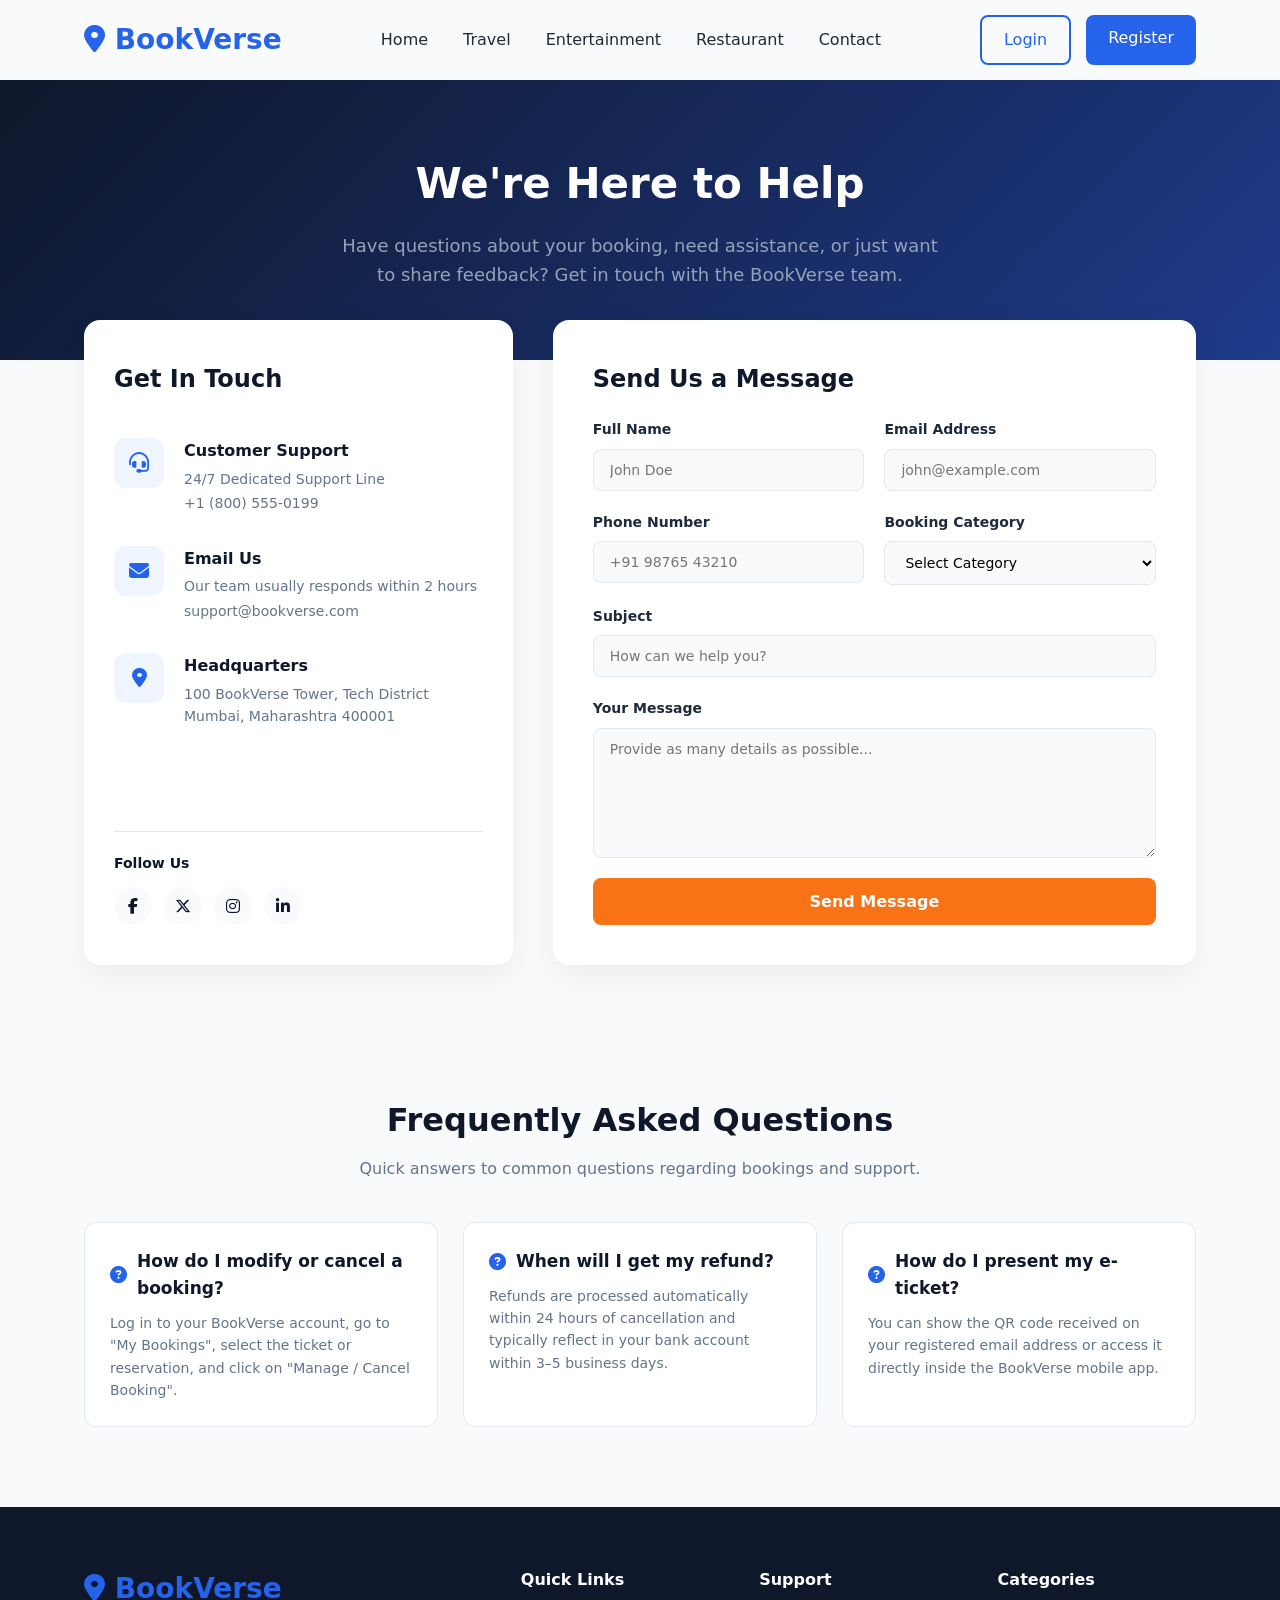
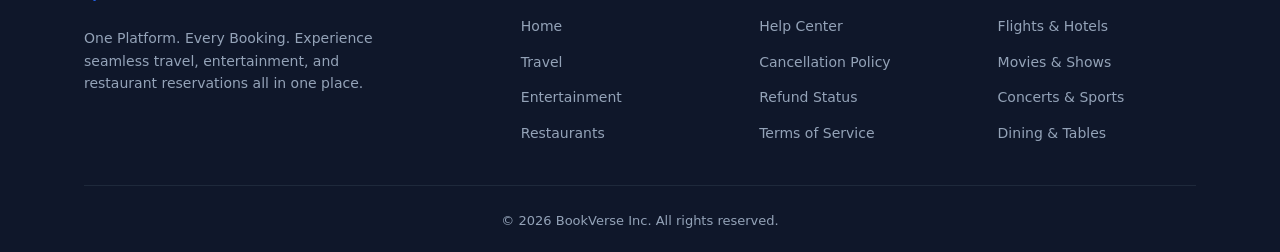
<file: contact.html>
<!DOCTYPE html>
<html lang="en">
<head>
    <meta charset="UTF-8">
    <meta name="viewport" content="width=device-width, initial-scale=1.0">
    <title>Contact Us | BookVerse</title>        
    <link rel="stylesheet" href="https://cdnjs.cloudflare.com/ajax/libs/font-awesome/6.4.0/css/all.min.css">
    <link rel="icon" href="assets/images/logo.png">
    <link rel="stylesheet" href="css/contact.css">
    <link rel="stylesheet" href="css/style.css">
    
    
</head>
<body>

    <!-- Header / Navbar -->
    <header>
      <div class="container">
        <nav class="navbar">
          <div class="logo">
            <a href="index.html" class="logo-text">
              <i class="fa-solid fa-location-dot"></i>
              BookVerse
            </a>
          </div>

          <ul class="nav-links">
            <li><a href="index.html">Home</a></li>
            <li><a href="travel.html">Travel</a></li>
            <li><a href="entertainment.html">Entertainment</a></li>
            <li><a href="restaurant.html">Restaurant</a></li>
            <li><a href="contact.html">Contact</a></li>
          </ul>

          <div class="nav-buttons">
            <a href="login.html" class="login-btn">Login</a>
            <a href="register.html" class="register-btn">Register</a>
          </div>
        </nav>
      </div>
    </header>

    <!-- Hero Section -->
    <section class="contact-hero">
        <div class="container">
            <h1>We're Here to Help</h1>
            <p>Have questions about your booking, need assistance, or just want to share feedback? Get in touch with the BookVerse team.</p>
        </div>
    </section>

    <!-- Contact Details & Form Section -->
    <section class="container">
        <div class="contact-wrapper">
            
            <!-- Left: Contact Details -->
            <div class="contact-info-panel">
                <h3 class="info-panel-title">Get In Touch</h3>
                
                <div class="info-card">
                    <div class="info-icon">
                        <i class="fa-solid fa-headset"></i>
                    </div>
                    <div class="info-details">
                        <h4>Customer Support</h4>
                        <p>24/7 Dedicated Support Line</p>
                        <a href="tel:+18005550199">+1 (800) 555-0199</a>
                    </div>
                </div>

                <div class="info-card">
                    <div class="info-icon">
                        <i class="fa-solid fa-envelope"></i>
                    </div>
                    <div class="info-details">
                        <h4>Email Us</h4>
                        <p>Our team usually responds within 2 hours</p>
                        <a href="mailto:support@bookverse.com">support@bookverse.com</a>
                    </div>
                </div>

                <div class="info-card">
                    <div class="info-icon">
                        <i class="fa-solid fa-location-dot"></i>
                    </div>
                    <div class="info-details">
                        <h4>Headquarters</h4>
                        <p>100 BookVerse Tower, Tech District<br>Mumbai, Maharashtra 400001</p>
                    </div>
                </div>

                <div class="social-links-container">
                    <h5>Follow Us</h5>
                    <div class="social-icons">
                        <a href="#" class="social-icon"><i class="fa-brands fa-facebook-f"></i></a>
                        <a href="#" class="social-icon"><i class="fa-brands fa-x-twitter"></i></a>
                        <a href="#" class="social-icon"><i class="fa-brands fa-instagram"></i></a>
                        <a href="#" class="social-icon"><i class="fa-brands fa-linkedin-in"></i></a>
                    </div>
                </div>
            </div>

            <!-- Right: Interactive Contact Form -->
            <div class="contact-form-panel">
                <h3 class="info-panel-title" style="margin-bottom: 20px;">Send Us a Message</h3>
                
                <form id="contactForm" onsubmit="event.preventDefault(); alert('Thank you! Your message has been sent successfully.');">
                    <div class="form-grid">
                        <div class="form-group">
                            <label for="fullName">Full Name</label>
                            <input type="text" id="fullName" placeholder="John Doe" required>
                        </div>

                        <div class="form-group">
                            <label for="email">Email Address</label>
                            <input type="email" id="email" placeholder="john@example.com" required>
                        </div>
                    </div>

                    <div class="form-grid">
                        <div class="form-group">
                            <label for="phone">Phone Number</label>
                            <input type="tel" id="phone" placeholder="+91 98765 43210">
                        </div>

                        <div class="form-group">
                            <label for="category">Booking Category</label>
                            <select id="category" required>
                                <option value="" disabled selected>Select Category</option>
                                <option value="travel">Travel (Flight/Bus/Hotel)</option>
                                <option value="entertainment">Entertainment (Movie/Concert)</option>
                                <option value="restaurant">Restaurant Reservation</option>
                                <option value="general">General Query</option>
                            </select>
                        </div>
                    </div>

                    <div class="form-group full-width">
                        <label for="subject">Subject</label>
                        <input type="text" id="subject" placeholder="How can we help you?" required>
                    </div>

                    <div class="form-group full-width">
                        <label for="message">Your Message</label>
                        <textarea id="message" placeholder="Provide as many details as possible..." required></textarea>
                    </div>

                    <button type="submit" class="submit-btn">Send Message</button>
                </form>
            </div>

        </div>
    </section>

    <!-- FAQ Section -->
    <section class="faq-section">
        <div class="container">
            <div class="section-title">
                <h2>Frequently Asked Questions</h2>
                <p>Quick answers to common questions regarding bookings and support.</p>
            </div>

            <div class="faq-grid">
                <div class="faq-card">
                    <h4><i class="fa-solid fa-circle-question"></i> How do I modify or cancel a booking?</h4>
                    <p>Log in to your BookVerse account, go to "My Bookings", select the ticket or reservation, and click on "Manage / Cancel Booking".</p>
                </div>

                <div class="faq-card">
                    <h4><i class="fa-solid fa-circle-question"></i> When will I get my refund?</h4>
                    <p>Refunds are processed automatically within 24 hours of cancellation and typically reflect in your bank account within 3–5 business days.</p>
                </div>

                <div class="faq-card">
                    <h4><i class="fa-solid fa-circle-question"></i> How do I present my e-ticket?</h4>
                    <p>You can show the QR code received on your registered email address or access it directly inside the BookVerse mobile app.</p>
                </div>
            </div>
        </div>
    </section>

    <!-- Footer -->
    <footer>
        <div class="container">
            <div class="footer-grid">
                <div class="footer-brand">
                    <a href="index.html" class="logo-text">
                        <i class="fa-solid fa-location-dot"></i>
                        BookVerse
                    </a>
                    <p>One Platform. Every Booking. Experience seamless travel, entertainment, and restaurant reservations all in one place.</p>
                </div>

                <div class="footer-col">
                    <h4>Quick Links</h4>
                    <ul>
                        <li><a href="index.html">Home</a></li>
                        <li><a href="travel.html">Travel</a></li>
                        <li><a href="entertainment.html">Entertainment</a></li>
                        <li><a href="restaurant.html">Restaurants</a></li>
                    </ul>
                </div>

                <div class="footer-col">
                    <h4>Support</h4>
                    <ul>
                        <li><a href="contact.html">Help Center</a></li>
                        <li><a href="#">Cancellation Policy</a></li>
                        <li><a href="#">Refund Status</a></li>
                        <li><a href="#">Terms of Service</a></li>
                    </ul>
                </div>

                <div class="footer-col">
                    <h4>Categories</h4>
                    <ul>
                        <li><a href="travel.html">Flights & Hotels</a></li>
                        <li><a href="entertainment.html">Movies & Shows</a></li>
                        <li><a href="entertainment.html">Concerts & Sports</a></li>
                        <li><a href="restaurant.html">Dining & Tables</a></li>
                    </ul>
                </div>
            </div>

            <div class="footer-bottom">
                <p>&copy; 2026 BookVerse Inc. All rights reserved.</p>
            </div>
        </div>
    </footer>

</body>
</html>
</file>
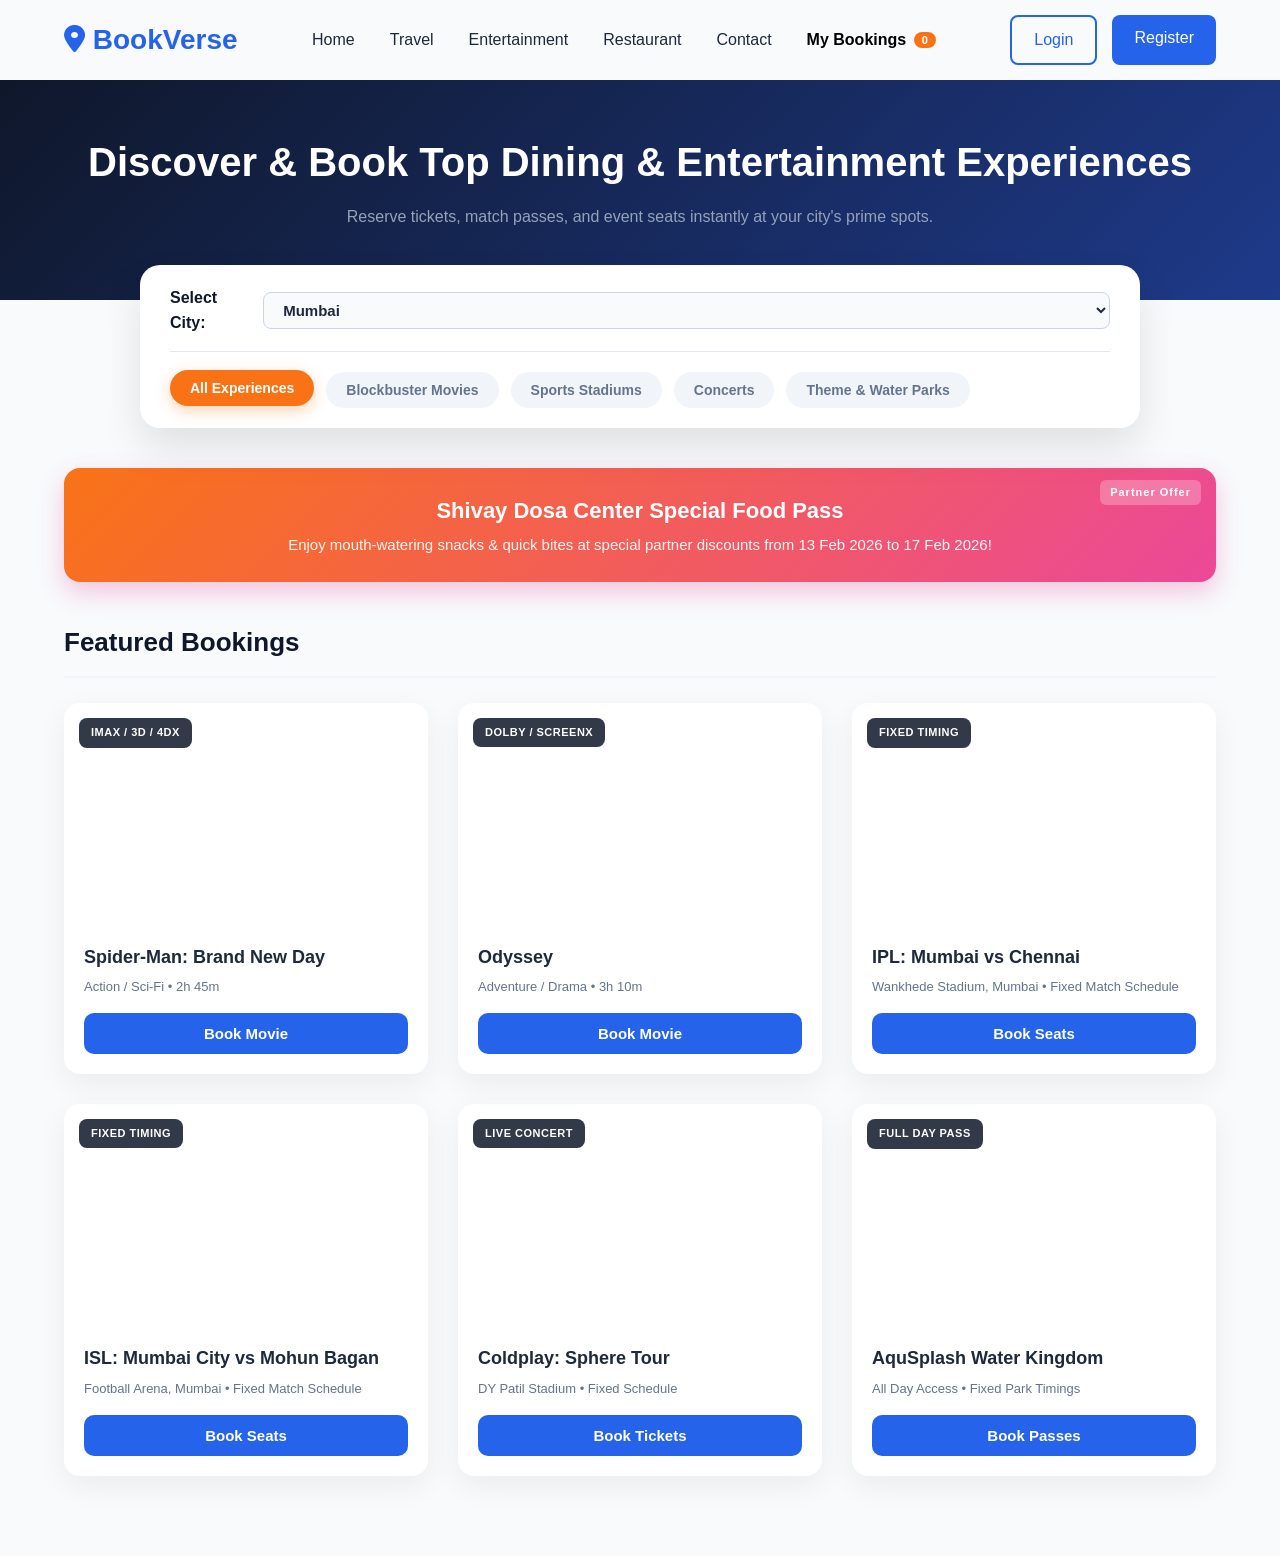
<file: entertainment.html>
<!DOCTYPE html>
<html lang="en">
<head>
  <meta charset="UTF-8" />
  <meta name="viewport" content="width=device-width, initial-scale=1.0" />
  <title>BookVerse | One Platform. Every Booking.</title>
  <link rel="stylesheet" href="https://cdnjs.cloudflare.com/ajax/libs/font-awesome/6.4.0/css/all.min.css" />
  <link rel="icon" href="assets/images/logo.png" />
  <link rel="stylesheet" href="css/entertain.css" />
  <link rel="stylesheet" href="css/style.css" />
 

</head>
<body>

  <!-- Navigation -->
  <header>
    <div class="container">
      <nav class="navbar">
        <div class="logo">
          <a href="#" class="logo-text">
            <i class="fa-solid fa-location-dot"></i>
            BookVerse
          </a>
        </div>

        <ul class="nav-links">
          <li><a href="index.html">Home</a></li>
          <li><a href="travel.html">Travel</a></li>
          <li><a href="entertainment.html">Entertainment</a></li>
          <li><a href="restaurant.html">Restaurant</a></li>
          <li><a href="contact.html">Contact</a></li>
          <li>
            <a href="#" onclick="openMyBookingsModal(event)" style="color:black; font-weight: 700;">
              My Bookings 
              <span id="bookingCountBadge" style="background: var(--secondary-orange); color: white; border-radius: 12px; padding: 2px 8px; font-size: 11px; vertical-align: middle; margin-left: 3px;">0</span>
            </a>
          </li>
        </ul>

        <div class="nav-buttons">
          <a href="#" class="login-btn">Login</a>
          <a href="#" class="register-btn">Register</a>
        </div>
      </nav>
    </div>
  </header>

  <main>
    <!-- Hero Section -->
    <section class="resto-hero">
      <div class="container">
        <h1>Discover & Book Top Dining & Entertainment Experiences</h1>
        <p>
          Reserve tickets, match passes, and event seats instantly at your city's prime spots.
        </p>
      </div>
    </section>

    <!-- Filter & City Selector Wrapper -->
    <div class="container">
      <div class="filter-wrapper">
        <div class="city-selector">
          <label for="citySelect">Select City:</label>
          <select id="citySelect">
            <option value="mumbai">Mumbai</option>
            <option value="delhi">Delhi NCR</option>
            <option value="bengaluru">Bengaluru</option>
            <option value="hyderabad">Hyderabad</option>
          </select>
        </div>
        <div class="filter-section">
          <button class="filter-btn active" onclick="filterCategory('all', event)">All Experiences</button>
          <button class="filter-btn" onclick="filterCategory('movie', event)">Blockbuster Movies</button>
          <button class="filter-btn" onclick="filterCategory('match', event)">Sports Stadiums</button>
          <button class="filter-btn" onclick="filterCategory('concert', event)">Concerts</button>
          <button class="filter-btn" onclick="filterCategory('park', event)">Theme & Water Parks</button>
        </div>
      </div>

      <!-- Ad Banner -->
      <div class="ad-banner">
        <span class="ad-badge">Partner Offer</span>
        <h3>Shivay Dosa Center Special Food Pass</h3>
        <p>Enjoy mouth-watering snacks & quick bites at special partner discounts from 13 Feb 2026 to 17 Feb 2026!</p>
      </div>

      <!-- Entertainment Grid -->
      <h2 class="section-title">Featured Bookings</h2>
      <div class="ent-grid" id="entertainmentGrid">
        
        <!-- Movie 1: Spider-Man -->
        <div class="ent-card" data-category="movie">
          <div class="card-img" style="background-image: url('https://images.unsplash.com/photo-1635805737707-575885ab0820?auto=format&fit=crop&w=600&q=80');">
            <span class="badge-format">IMAX / 3D / 4DX</span>
          </div>
          <div class="card-content">
            <div>
              <div class="card-title">Spider-Man: Brand New Day</div>
              <div class="card-meta">Action / Sci-Fi • 2h 45m</div>
            </div>
            <button class="book-btn" onclick="openBooking('Spider-Man: Brand New Day', 'movie')">Book Movie</button>
          </div>
        </div>

        <!-- Movie 2: Odyssey -->
        <div class="ent-card" data-category="movie">
          <div class="card-img" style="background-image: url('https://images.unsplash.com/photo-1534447677768-be436bb09401?auto=format&fit=crop&w=600&q=80');">
            <span class="badge-format">DOLBY / SCREENX</span>
          </div>
          <div class="card-content">
            <div>
              <div class="card-title">Odyssey</div>
              <div class="card-meta">Adventure / Drama • 3h 10m</div>
            </div>
            <button class="book-btn" onclick="openBooking('Odyssey', 'movie')">Book Movie</button>
          </div>
        </div>

        <!-- Match 1: IPL -->
        <div class="ent-card" data-category="match">
          <div class="card-img" style="background-image: url('https://images.unsplash.com/photo-1540747913346-19e32dc3e97e?auto=format&fit=crop&w=600&q=80');">
            <span class="badge-format">FIXED TIMING</span>
          </div>
          <div class="card-content">
            <div>
              <div class="card-title">IPL: Mumbai vs Chennai</div>
              <div class="card-meta">Wankhede Stadium, Mumbai • Fixed Match Schedule</div>
            </div>
            <button class="book-btn" onclick="openBooking('IPL: Mumbai vs Chennai', 'match')">Book Seats</button>
          </div>
        </div>

        <!-- Match 2: ISL -->
        <div class="ent-card" data-category="match">
          <div class="card-img" style="background-image: url('https://images.unsplash.com/photo-1508098682722-e99c43a406b2?auto=format&fit=crop&w=600&q=80');">
            <span class="badge-format">FIXED TIMING</span>
          </div>
          <div class="card-content">
            <div>
              <div class="card-title">ISL: Mumbai City vs Mohun Bagan</div>
              <div class="card-meta">Football Arena, Mumbai • Fixed Match Schedule</div>
            </div>
            <button class="book-btn" onclick="openBooking('ISL: Mumbai City vs Mohun Bagan', 'match')">Book Seats</button>
          </div>
        </div>

        <!-- Concert: Coldplay -->
        <div class="ent-card" data-category="concert">
          <div class="card-img" style="background-image: url('https://images.unsplash.com/photo-1470225620780-dba8ba36b745?auto=format&fit=crop&w=600&q=80');">
            <span class="badge-format">LIVE CONCERT</span>
          </div>
          <div class="card-content">
            <div>
              <div class="card-title">Coldplay: Sphere Tour</div>
              <div class="card-meta">DY Patil Stadium • Fixed Schedule</div>
            </div>
            <button class="book-btn" onclick="openBooking('Coldplay: Sphere Tour', 'concert')">Book Tickets</button>
          </div>
        </div>

        <!-- Theme & Water Park -->
        <div class="ent-card" data-category="park">
          <div class="card-img" style="background-image: url('https://images.unsplash.com/photo-1582281298055-e2c38d38e2bb?auto=format&fit=crop&w=600&q=80');">
            <span class="badge-format">FULL DAY PASS</span>
          </div>
          <div class="card-content">
            <div>
              <div class="card-title">AquSplash Water Kingdom</div>
              <div class="card-meta">All Day Access • Fixed Park Timings</div>
            </div>
            <button class="book-btn" onclick="openBooking('AquaSplash Water Kingdom', 'park')">Book Passes</button>
          </div>
        </div>

      </div>
    </div>
  </main>

  <!-- Multi-Step Booking Modal -->
  <div class="modal-overlay" id="bookingModal">
    <div class="modal-content">
      <span class="close-modal" onclick="closeModal()">&times;</span>

      <!-- Step 1: Format & Schedule Selection -->
      <div class="booking-step active" id="step1">
        <h2 id="modalEventTitle">Select Showtime & Venue</h2>
        
        <!-- Format selector appears ONLY for movies -->
        <div class="form-group" id="formatGroup">
          <label>Choose Cinematic Experience Format:</label>
          <select id="formatSelect">
            <option value="imax">IMAX 3D (₹650)</option>
            <option value="4dx">4DX Immersion (₹550)</option>
            <option value="screenx">ScreenX 270° (₹500)</option>
            <option value="3d">RealD 3D (₹380)</option>
            <option value="2d">Standard 2D (₹280)</option>
          </select>
        </div>

        <div class="form-group">
          <label id="scheduleLabel">Available Theaters & Timings:</label>
          <div id="scheduleContainer">
            <!-- Dynamic Schedule / Theaters -->
          </div>
        </div>
      </div>

      <!-- Step 2: Seating Layout OR Park Ticket Selection -->
      <div class="booking-step" id="step2">
        <h2 id="seatingHeader">Select Your Seats</h2>
        <div id="seatingLayoutContainer">
          <!-- Dynamic Seating Layout or Ticket Selection -->
        </div>
        <div style="margin-top: 25px; display: flex; justify-content: space-between; align-items: center;">
          <div>
            <strong id="selectedCount">0 Selected</strong> | Total: <span id="totalPrice" style="color: var(--secondary-orange); font-size: 20px; font-weight: 800;">₹0</span>
          </div>
          <button class="btn-main" onclick="proceedToPayment()">Proceed to Payment</button>
        </div>
      </div>

      <!-- Step 3: Secure Payment -->
      <div class="booking-step" id="step3">
        <h2>Secure Payment</h2>
        <div class="form-group">
          <label>Cardholder Name</label>
          <input type="text" value="Eklavya Patel">
        </div>
        <div class="form-group">
          <label>Card Number</label>
          <input type="text" value="4532 •••• •••• 8890">
        </div>
        <div style="display: flex; gap: 15px;">
          <div class="form-group" style="flex: 1;"><label>Expiry</label><input type="text" value="08/28"></div>
          <div class="form-group" style="flex: 1;"><label>CVV</label><input type="password" value="382"></div>
        </div>
        <button class="btn-main" style="width: 100%; margin-top: 15px;" onclick="completeBooking()">Pay & Confirm Booking</button>
      </div>

      <!-- Step 4: Confirmation E-Ticket Pass -->
      <div class="booking-step" id="step4">
        <h2>Booking Confirmed! 🎉</h2>
        <p style="color: var(--text-light); margin-bottom: 20px;">Your ticket has been successfully booked. Present your digital pass at the entrance.</p>
        <div class="ticket-pass">
          <div class="ticket-info">
            <h3 id="ticketEventName" style="font-size: 20px; margin-bottom: 10px;">Event Title</h3>
            <p id="ticketDetails" style="font-size: 14px; opacity: 0.9; line-height: 1.6;">Venue • Details • Date</p>
            <div style="margin-top: 15px; font-weight: bold; color: var(--secondary-orange);" id="ticketPriceDisplay">Total Paid: ₹0</div>
          </div>
          <div class="ticket-barcode">
            <svg viewBox="0 0 24 24"><path d="M2 2h6v6H2V2m8 0h6v6h-6V2m8 0h6v6h-6V2M2 10h6v6H2v-6m8 0h6v6h-6v-6m8 0h6v6h-6v-6M2 18h6v6H2v-6m8 0h6v6h-6v-6m8 0h6v6h-6v-6z"/></svg>
            <span style="font-size: 11px; font-weight: bold; letter-spacing: 1px;">SCAN PASS</span>
          </div>
        </div>
        <button class="btn-main" style="width: 100%; margin-top: 10px;" onclick="closeModal()">Done</button>
      </div>

    </div>
  </div>

  <!-- My Bookings Nav Modal -->
  <div class="modal-overlay" id="myBookingsModal">
    <div class="modal-content" style="max-width: 700px;">
      <span class="close-modal" onclick="closeMyBookingsModal()">&times;</span>
      <h2 style="margin-bottom: 20px;"><i class="fa-solid fa-ticket" style="color: var(--secondary-orange);"></i> My Bookings</h2>
      <div id="myBookingsList" style="display: flex; flex-direction: column; gap: 10px; max-height: 60vh; overflow-y: auto;">
        <!-- Saved Bookings will render here dynamically -->
      </div>
    </div>
  </div>

  <script>
    let currentEvent = {};
    let selectedSeatsList = [];
    let selectedShow = '';
    let parkTickets = { adult: 0, child: 0, express: 0 };
    
    // Manage persistent bookings array
    let bookings = JSON.parse(localStorage.getItem('bookverse_bookings')) || [];

    function updateBookingBadge() {
      const badge = document.getElementById('bookingCountBadge');
      if (badge) badge.innerText = bookings.length;
    }

    function openMyBookingsModal(e) {
      if(e) e.preventDefault();
      renderMyBookings();
      document.getElementById('myBookingsModal').classList.add('active');
    }

    function closeMyBookingsModal() {
      document.getElementById('myBookingsModal').classList.remove('active');
    }

    function renderMyBookings() {
      const container = document.getElementById('myBookingsList');
      if (bookings.length === 0) {
        container.innerHTML = `
          <div style="text-align: center; padding: 40px; color: var(--text-light);">
            <i class="fa-solid fa-ticket-simple" style="font-size: 48px; margin-bottom: 12px; opacity: 0.5;"></i>
            <p style="font-size: 16px;">No bookings found yet. Explore and book your tickets!</p>
          </div>`;
        return;
      }

      let html = '';
      bookings.forEach((b, index) => {
        html += `
          <div class="my-booking-card">
            <div>
              <span class="type-badge">${b.type}</span>
              <h4 style="font-size: 18px; font-weight: 800; margin-bottom: 4px;">${b.title}</h4>
              <p style="font-size: 13px; color: #cbd5e1; margin-bottom: 6px;">${b.details}</p>
              <div style="font-size: 12px; color: #94a3b8;">Booked on: ${b.date} | ID: #${b.id}</div>
            </div>
            <div style="text-align: right;">
              <div style="font-size: 16px; font-weight: 800; color: var(--secondary-orange); margin-bottom: 8px;">${b.price}</div>
              <button onclick="removeBooking(${index})" style="background: rgba(239, 68, 68, 0.2); color: #ef4444; border: 1px solid #ef4444; padding: 5px 12px; border-radius: 6px; font-size: 12px; cursor: pointer; font-weight: 600;">Cancel Pass</button>
            </div>
          </div>
        `;
      });
      container.innerHTML = html;
    }

    function removeBooking(index) {
      if(confirm('Are you sure you want to cancel this booking pass?')) {
        bookings.splice(index, 1);
        localStorage.setItem('bookverse_bookings', JSON.stringify(bookings));
        updateBookingBadge();
        renderMyBookings();
      }
    }

    function filterCategory(category, event) {
      document.querySelectorAll('.filter-btn').forEach(btn => btn.classList.remove('active'));
      event.target.classList.add('active');

      document.querySelectorAll('.ent-card').forEach(card => {
        if (category === 'all' || card.dataset.category === category) {
          card.classList.remove('hidden');
        } else {
          card.classList.add('hidden');
        }
      });
    }

    function openBooking(title, type) {
      currentEvent = { title, type };
      document.getElementById('modalEventTitle').innerText = title;
      document.getElementById('bookingModal').classList.add('active');
      
      const formatGroup = document.getElementById('formatGroup');
      const scheduleLabel = document.getElementById('scheduleLabel');

      if (type === 'movie') {
        formatGroup.style.display = 'block';
        scheduleLabel.innerText = 'Available Theaters & Timings:';
      } else {
        formatGroup.style.display = 'none';
        scheduleLabel.innerText = 'Fixed Event Schedule & Venue:';
      }

      showStep(1);
      setupScheduleAndVenues(type, title);
    }

    function closeModal() {
      document.getElementById('bookingModal').classList.remove('active');
    }

    function showStep(stepNum) {
      document.querySelectorAll('.booking-step').forEach(s => s.classList.remove('active'));
      document.getElementById(`step${stepNum}`).classList.add('active');
    }

    function setupScheduleAndVenues(type, title) {
      const container = document.getElementById('scheduleContainer');
      let html = '';
      
      if(type === 'match') {
        html = `
          <div class="fixed-schedule-card">
            <div>
              <strong>Wankhede Stadium Arena (Mumbai)</strong>
              <span>Date: Fixed Match Day • Gates Open 2 Hours Prior</span>
            </div>
            <button class="btn-main" style="padding: 8px 18px; font-size: 14px;" onclick="selectFixedSchedule('Wankhede Stadium - Fixed Match Day')">Select Match</button>
          </div>
        `;
      } else if(type === 'concert') {
        html = `
          <div class="fixed-schedule-card">
            <div>
              <strong>DY Patil Stadium Grounds</strong>
              <span>Date: Live Tour Night • Fixed Concert Schedule</span>
            </div>
            <button class="btn-main" style="padding: 8px 18px; font-size: 14px;" onclick="selectFixedSchedule('DY Patil Stadium - Fixed Tour Night')">Select Concert</button>
          </div>
        `;
      } else if(type === 'park') {
        html = `
          <div class="fixed-schedule-card">
            <div>
              <strong>AquaSplash Water Kingdom Gate 1</strong>
              <span>Timing: 10:00 AM - 07:00 PM • Fixed Park Schedule</span>
            </div>
            <button class="btn-main" style="padding: 8px 18px; font-size: 14px;" onclick="selectFixedSchedule('AquaSplash Water Kingdom - All Day Pass')">Select Passes</button>
          </div>
        `;
      } else {
        // Movies
        html = `
          <div class="theater-card">
            <div class="theater-info-row">
              <strong>PVR ICON: Phoenix Mills, Lower Parel</strong>
              <span style="font-size:12px; color:var(--text-light)">Dolby Atmos / Laser</span>
            </div>
            <div class="time-slots">
              <span class="time-pill" onclick="selectShowtime('PVR ICON - 10:00 AM', event)">10:00 AM</span>
              <span class="time-pill" onclick="selectShowtime('PVR ICON - 01:30 PM', event)">01:30 PM</span>
              <span class="time-pill" onclick="selectShowtime('PVR ICON - 05:00 PM', event)">05:00 PM</span>
              <span class="time-pill" onclick="selectShowtime('PVR ICON - 08:45 PM', event)">08:45 PM</span>
            </div>
          </div>
          <div class="theater-card">
            <div class="theater-info-row">
              <strong>Cinepolis: Viviana Mall, Thane</strong>
              <span style="font-size:12px; color:var(--text-light)">IMAX Screen</span>
            </div>
            <div class="time-slots">
              <span class="time-pill" onclick="selectShowtime('Cinepolis - 11:15 AM', event)">11:15 AM</span>
              <span class="time-pill" onclick="selectShowtime('Cinepolis - 03:00 PM', event)">03:00 PM</span>
              <span class="time-pill" onclick="selectShowtime('Cinepolis - 07:15 PM', event)">07:15 PM</span>
            </div>
          </div>
        `;
      }
      container.innerHTML = html;
    }

    function selectShowtime(showtime, evt) {
      selectedShow = showtime;
      document.querySelectorAll('.time-pill').forEach(p => p.classList.remove('selected'));
      if(evt) evt.target.classList.add('selected');
      setTimeout(() => {
        showStep(2);
        buildSeatingChart(currentEvent.type);
      }, 350);
    }

    function selectFixedSchedule(scheduleInfo) {
      selectedShow = scheduleInfo;
      showStep(2);
      buildSeatingChart(currentEvent.type);
    }

    function buildSeatingChart(type) {
      const container = document.getElementById('seatingLayoutContainer');
      selectedSeatsList = [];
      parkTickets = { adult: 0, child: 0, express: 0 };
      updateSummary();

      if(type === 'park') {
        document.getElementById('seatingHeader').innerText = 'Select Pass Quantity & Visitor Details';
        container.innerHTML = `
          <div class="form-group">
            <label>Select Visit Date:</label>
            <input type="date" id="parkDate" value="2026-08-06">
          </div>
          <div class="park-ticket-container">
            <div class="park-ticket-row">
              <div class="park-ticket-info">
                <h4>Adult Pass (Above 12 yrs)</h4>
                <span>₹1,499 per ticket</span>
              </div>
              <div class="counter-controls">
                <button class="counter-btn" onclick="changeParkTicket('adult', -1)">-</button>
                <span class="counter-value" id="count-adult">0</span>
                <button class="counter-btn" onclick="changeParkTicket('adult', 1)">+</button>
              </div>
            </div>
            <div class="park-ticket-row">
              <div class="park-ticket-info">
                <h4>Child Pass (3 - 12 yrs)</h4>
                <span>₹999 per ticket</span>
              </div>
              <div class="counter-controls">
                <button class="counter-btn" onclick="changeParkTicket('child', -1)">-</button>
                <span class="counter-value" id="count-child">0</span>
                <button class="counter-btn" onclick="changeParkTicket('child', 1)">+</button>
              </div>
            </div>
            <div class="park-ticket-row">
              <div class="park-ticket-info">
                <h4>FastTrack Express Pass</h4>
                <span>₹2,299 per ticket</span>
              </div>
              <div class="counter-controls">
                <button class="counter-btn" onclick="changeParkTicket('express', -1)">-</button>
                <span class="counter-value" id="count-express">0</span>
                <button class="counter-btn" onclick="changeParkTicket('express', 1)">+</button>
              </div>
            </div>
          </div>
        `;
      } else if(type === 'match') {
        document.getElementById('seatingHeader').innerText = 'Select Stadium Stand & Seats';
        container.innerHTML = `
          <div class="stadium-arena">
            <div class="pitch-center">STADIUM PITCH</div>
            <div class="curved-stands">
              <div class="seat-row"><span class="row-label">VIP Box</span>` + generateSeatRow('V', 8, 'vip', 2500) + `</div>
              <div class="seat-row"><span class="row-label">Pavilion</span>` + generateSeatRow('P', 10, 'club', 1200) + `</div>
              <div class="seat-row"><span class="row-label">East Stand</span>` + generateSeatRow('E', 12, 'cheap', 650) + `</div>
            </div>
          </div>
          <div class="seat-legend">
            <div class="legend-item"><div class="legend-box" style="background:var(--seat-vip)"></div> VIP Box (₹2500)</div>
            <div class="legend-item"><div class="legend-box" style="background:var(--seat-premium)"></div> Pavilion Stand (₹1200)</div>
            <div class="legend-item"><div class="legend-box" style="background:var(--seat-cheap)"></div> East Stand (₹650)</div>
            <div class="legend-item"><div class="legend-box" style="background:var(--seat-sold)"></div> Sold</div>
          </div>
        `;
      } else if(type === 'concert') {
        document.getElementById('seatingHeader').innerText = 'Select Concert Zone & Seats';
        container.innerHTML = `
          <div class="concert-arena">
            <div class="concert-stage">STAGE</div>
            <div class="seating-area" style="background:transparent;">
              <div class="seat-row"><span class="row-label" style="color:#e2e8f0;">Fan Pit</span>` + generateSeatRow('FP', 8, 'vip', 3500) + `</div>
              <div class="seat-row"><span class="row-label" style="color:#e2e8f0;">Front Zone</span>` + generateSeatRow('FZ', 10, 'club', 2000) + `</div>
              <div class="seat-row"><span class="row-label" style="color:#e2e8f0;">GA Lawn</span>` + generateSeatRow('GA', 12, 'cheap', 1000) + `</div>
            </div>
          </div>
          <div class="seat-legend">
            <div class="legend-item"><div class="legend-box" style="background:var(--seat-vip)"></div> Fan Pit (₹3500)</div>
            <div class="legend-item"><div class="legend-box" style="background:var(--seat-premium)"></div> Front Zone (₹2000)</div>
            <div class="legend-item"><div class="legend-box" style="background:var(--seat-cheap)"></div> GA Lawn (₹1000)</div>
            <div class="legend-item"><div class="legend-box" style="background:var(--seat-sold)"></div> Sold</div>
          </div>
        `;
      } else {
        // Standard Cinema Seating
        document.getElementById('seatingHeader').innerText = 'Select Your Theater Seats';
        container.innerHTML = `
          <div class="screen-indicator"><span>SCREEN THIS WAY</span></div>
          <div class="seating-area">
            <div class="seat-row"><span class="row-label">A (Recliner)</span>` + generateSeatRow('A', 8, 'recliner', 500) + `</div>
            <div class="seat-row"><span class="row-label">B (VIP)</span>` + generateSeatRow('B', 10, 'vip', 350) + `</div>
            <div class="seat-row"><span class="row-label">C (Club)</span>` + generateSeatRow('C', 10, 'club', 250) + `</div>
            <div class="seat-row"><span class="row-label">D (Executive)</span>` + generateSeatRow('D', 12, 'cheap', 180) + `</div>
          </div>
          <div class="seat-legend">
            <div class="legend-item"><div class="legend-box" style="background:var(--seat-recliner)"></div> Recliner (₹500)</div>
            <div class="legend-item"><div class="legend-box" style="background:var(--seat-vip)"></div> VIP (₹350)</div>
            <div class="legend-item"><div class="legend-box" style="background:var(--seat-premium)"></div> Club (₹250)</div>
            <div class="legend-item"><div class="legend-box" style="background:var(--seat-cheap)"></div> Executive (₹180)</div>
            <div class="legend-item"><div class="legend-box" style="background:var(--seat-sold)"></div> Sold</div>
          </div>
        `;
      }
    }

    function generateSeatRow(prefix, count, className, price) {
      let html = '';
      for(let i = 1; i <= count; i++) {
        const isSold = Math.random() < 0.15 ? 'sold' : '';
        const seatId = `${prefix}${i}`;
        html += `<div class="seat ${className} ${isSold}" onclick="toggleSeat(this, '${seatId}', ${price})">${i}</div>`;
      }
      return html;
    }

    function toggleSeat(elem, seatId, price) {
      if(elem.classList.contains('sold')) return;

      if(elem.classList.contains('selected')) {
        elem.classList.remove('selected');
        selectedSeatsList = selectedSeatsList.filter(s => s.id !== seatId);
      } else {
        elem.classList.add('selected');
        selectedSeatsList.push({ id: seatId, price: price });
      }
      updateSummary();
    }

    function changeParkTicket(type, delta) {
      parkTickets[type] = Math.max(0, parkTickets[type] + delta);
      document.getElementById(`count-${type}`).innerText = parkTickets[type];
      updateSummary();
    }

    function updateSummary() {
      if (currentEvent.type === 'park') {
        const totalPasses = parkTickets.adult + parkTickets.child + parkTickets.express;
        const totalCost = (parkTickets.adult * 1499) + (parkTickets.child * 999) + (parkTickets.express * 2299);
        document.getElementById('selectedCount').innerText = `${totalPasses} Passes`;
        document.getElementById('totalPrice').innerText = `₹${totalCost}`;
      } else {
        const total = selectedSeatsList.reduce((sum, item) => sum + item.price, 0);
        document.getElementById('selectedCount').innerText = `${selectedSeatsList.length} Selected`;
        document.getElementById('totalPrice').innerText = `₹${total}`;
      }
    }

    function proceedToPayment() {
      if (currentEvent.type === 'park') {
        const totalPasses = parkTickets.adult + parkTickets.child + parkTickets.express;
        if (totalPasses === 0) {
          alert('Please select at least 1 pass.');
          return;
        }
      } else {
        if (selectedSeatsList.length === 0) {
          alert('Please select at least one seat to proceed.');
          return;
        }
      }
      showStep(3);
    }

    function completeBooking() {
      document.getElementById('ticketEventName').innerText = currentEvent.title;
      
      let priceText = '';
      let detailsText = '';

      if (currentEvent.type === 'park') {
        const totalCost = (parkTickets.adult * 1499) + (parkTickets.child * 999) + (parkTickets.express * 2299);
        const totalPasses = parkTickets.adult + parkTickets.child + parkTickets.express;
        priceText = `Total Paid: ₹${totalCost}`;
        detailsText = `${selectedShow} • ${totalPasses} Pass(es) Access`;
      } else {
        const seatsStr = selectedSeatsList.map(s => s.id).join(', ');
        const totalCost = selectedSeatsList.reduce((sum, item) => sum + item.price, 0);
        priceText = `Total Paid: ₹${totalCost}`;
        detailsText = `${selectedShow} • Seats: ${seatsStr}`;
      }

      document.getElementById('ticketDetails').innerText = detailsText;
      document.getElementById('ticketPriceDisplay').innerText = priceText;

      // Save ticket to My Bookings
      const newBooking = {
        id: Math.floor(100000 + Math.random() * 900000),
        title: currentEvent.title,
        type: currentEvent.type,
        details: detailsText,
        price: priceText,
        date: new Date().toLocaleDateString('en-IN', { day: 'numeric', month: 'short', year: 'numeric' })
      };
      
      bookings.push(newBooking);
      localStorage.setItem('bookverse_bookings', JSON.stringify(bookings));
      updateBookingBadge();

      showStep(4);
    }

    // Initialize Badge on page load
    updateBookingBadge();
  </script>
</body>
</html>
</file>
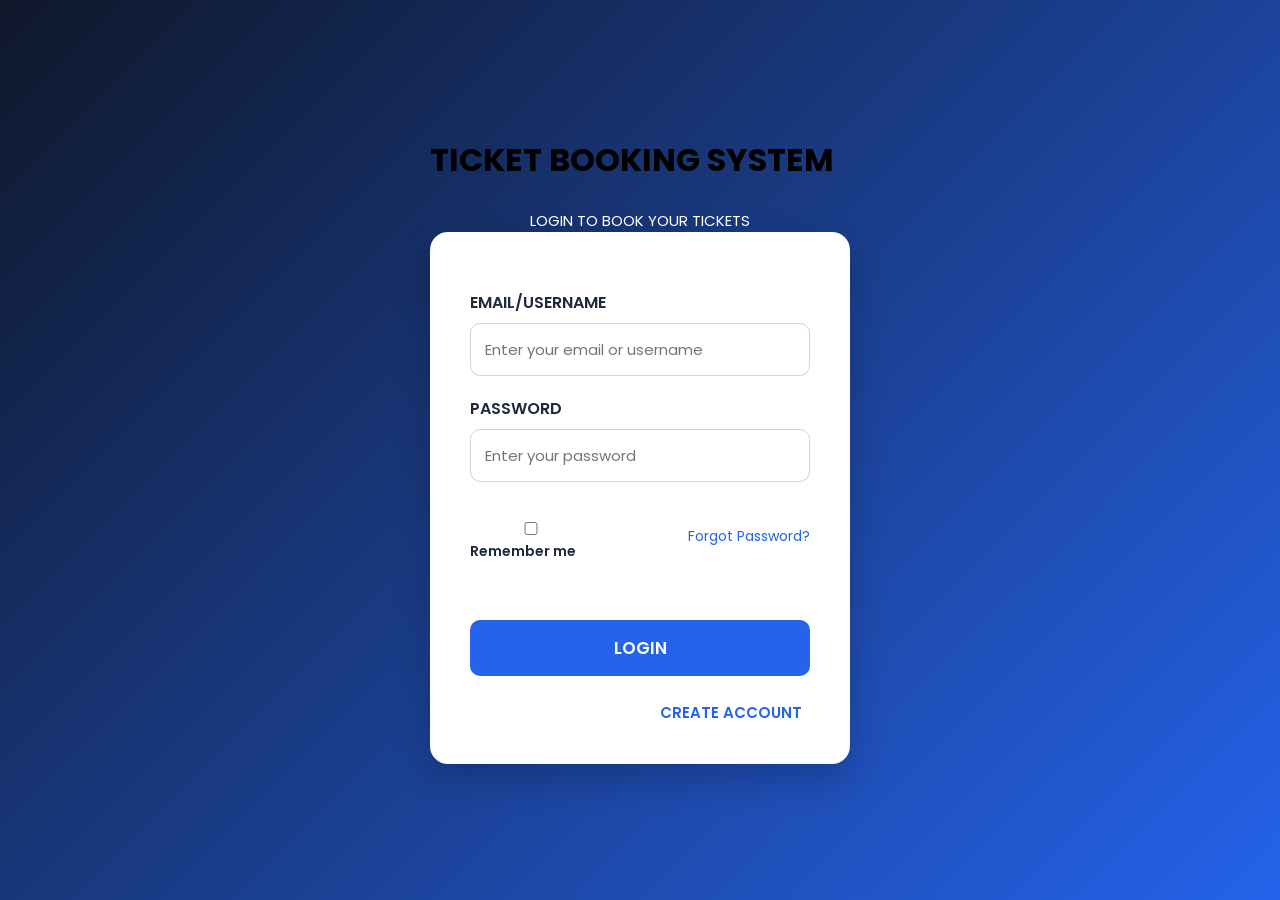
<file: login.html>
<!DOCTYPE html>
<html lang="en">

<head>
    <meta charset="UTF-8">
    <meta name="viewport" content="width=device-width, initial-scale=1.0">
    <link rel="stylesheet" href="css/auth.css">
    <title>LOGIN PAGE</title>
</head>

<body>
    <div class="login-container">
        <h1>TICKET BOOKING SYSTEM</h1>

        <p>LOGIN TO BOOK YOUR TICKETS</p>

        <form action="dashboard.html" method="post">
            <div class="input-box">
                <label>EMAIL/USERNAME</label>
                <input type="text" name="username" placeholder="Enter your email or username" required>
            </div>
    
    <div class="input-box">

    <label>PASSWORD</label>
    <input type="password" name="password" placeholder="Enter your password" required>
    </div>
    

    <div class="remember">
        <label>
            <input type="checkbox" name="remember"> Remember me
        </label>

        <a href="#">Forgot Password?</a>
    </div>
    

    <button type="submit" class="btn">LOGIN</button>

    <div class="sign-up">

        <p>Don't have an account?
            <a href="register.html">
                CREATE ACCOUNT
            </a>
        </p>
    </div>
    
    </form>
    </div>


</body>

</html>
</file>
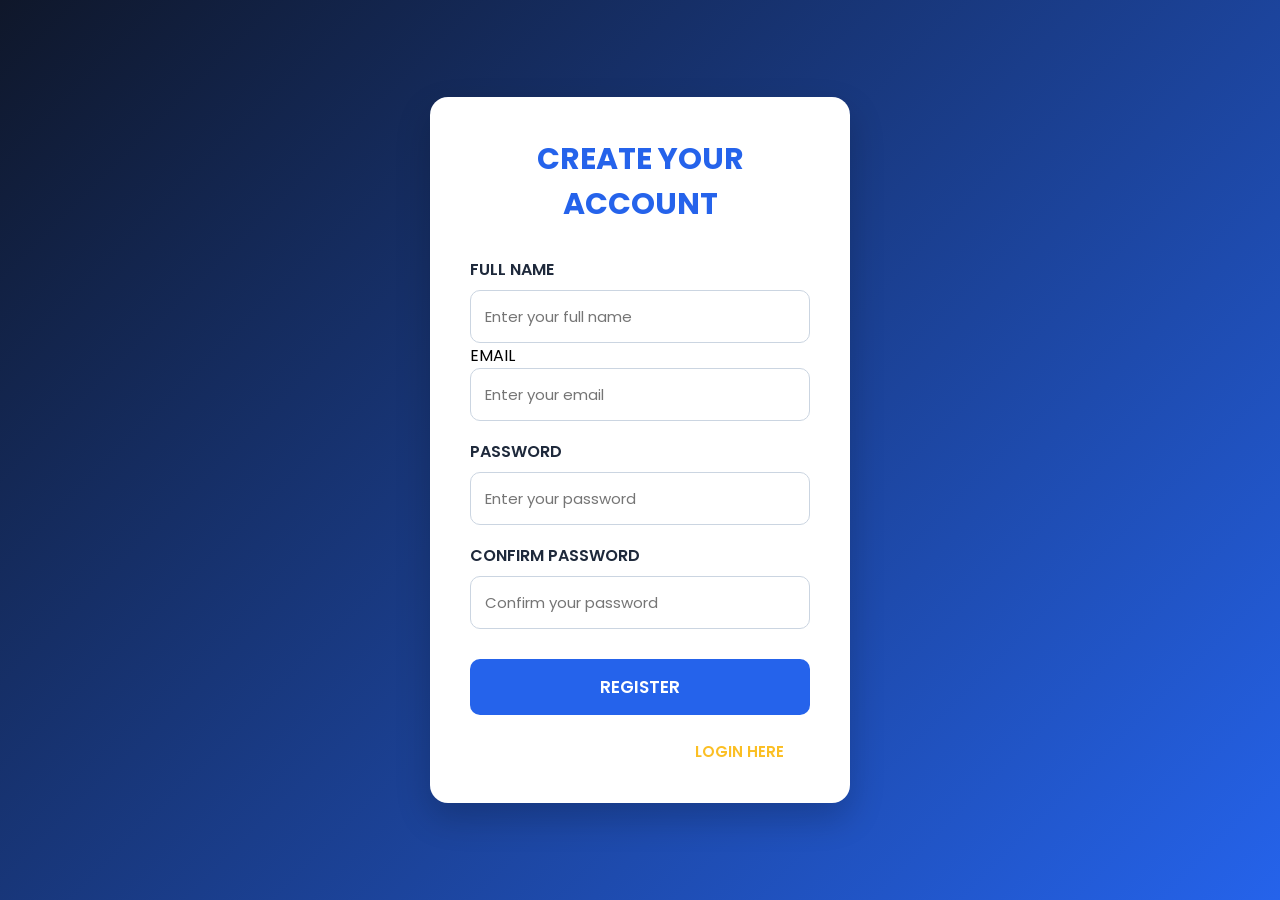
<file: register.html>
<!DOCTYPE html>
<html lang="en">
<head>
    <meta charset="UTF-8">
    <meta name="viewport" content="width=<device-width>, initial-scale=1.0">
    <link rel="stylesheet" href="css/auth.css">
    <title>Document</title>
</head>
<body>
    <form>
    <h1>CREATE YOUR ACCOUNT</h1>
    
    <label for="name">FULL NAME</label>
    <input type="text" id="name" name="name" placeholder="Enter your full name" required>

    
    <labe for="email">EMAIL</label>
    <input type="email" id="email" name="email" placeholder="Enter your email" required>

    
    <label FOR="password">PASSWORD</label>
    <input type="password" id="password" name="password" placeholder="Enter your password" required>

    
    <label for="confirm-password">CONFIRM PASSWORD</label>
    <input type="password" id="confirm-password" name="confirm-password" placeholder="Confirm your password" required>
    
    <button type="submit" class="btn">REGISTER</button> 
    
    </form>

    <p>Already have an account?
         <a href="login.html">LOGIN HERE</a>
        </p>
    
</body> 
</html>
</file>
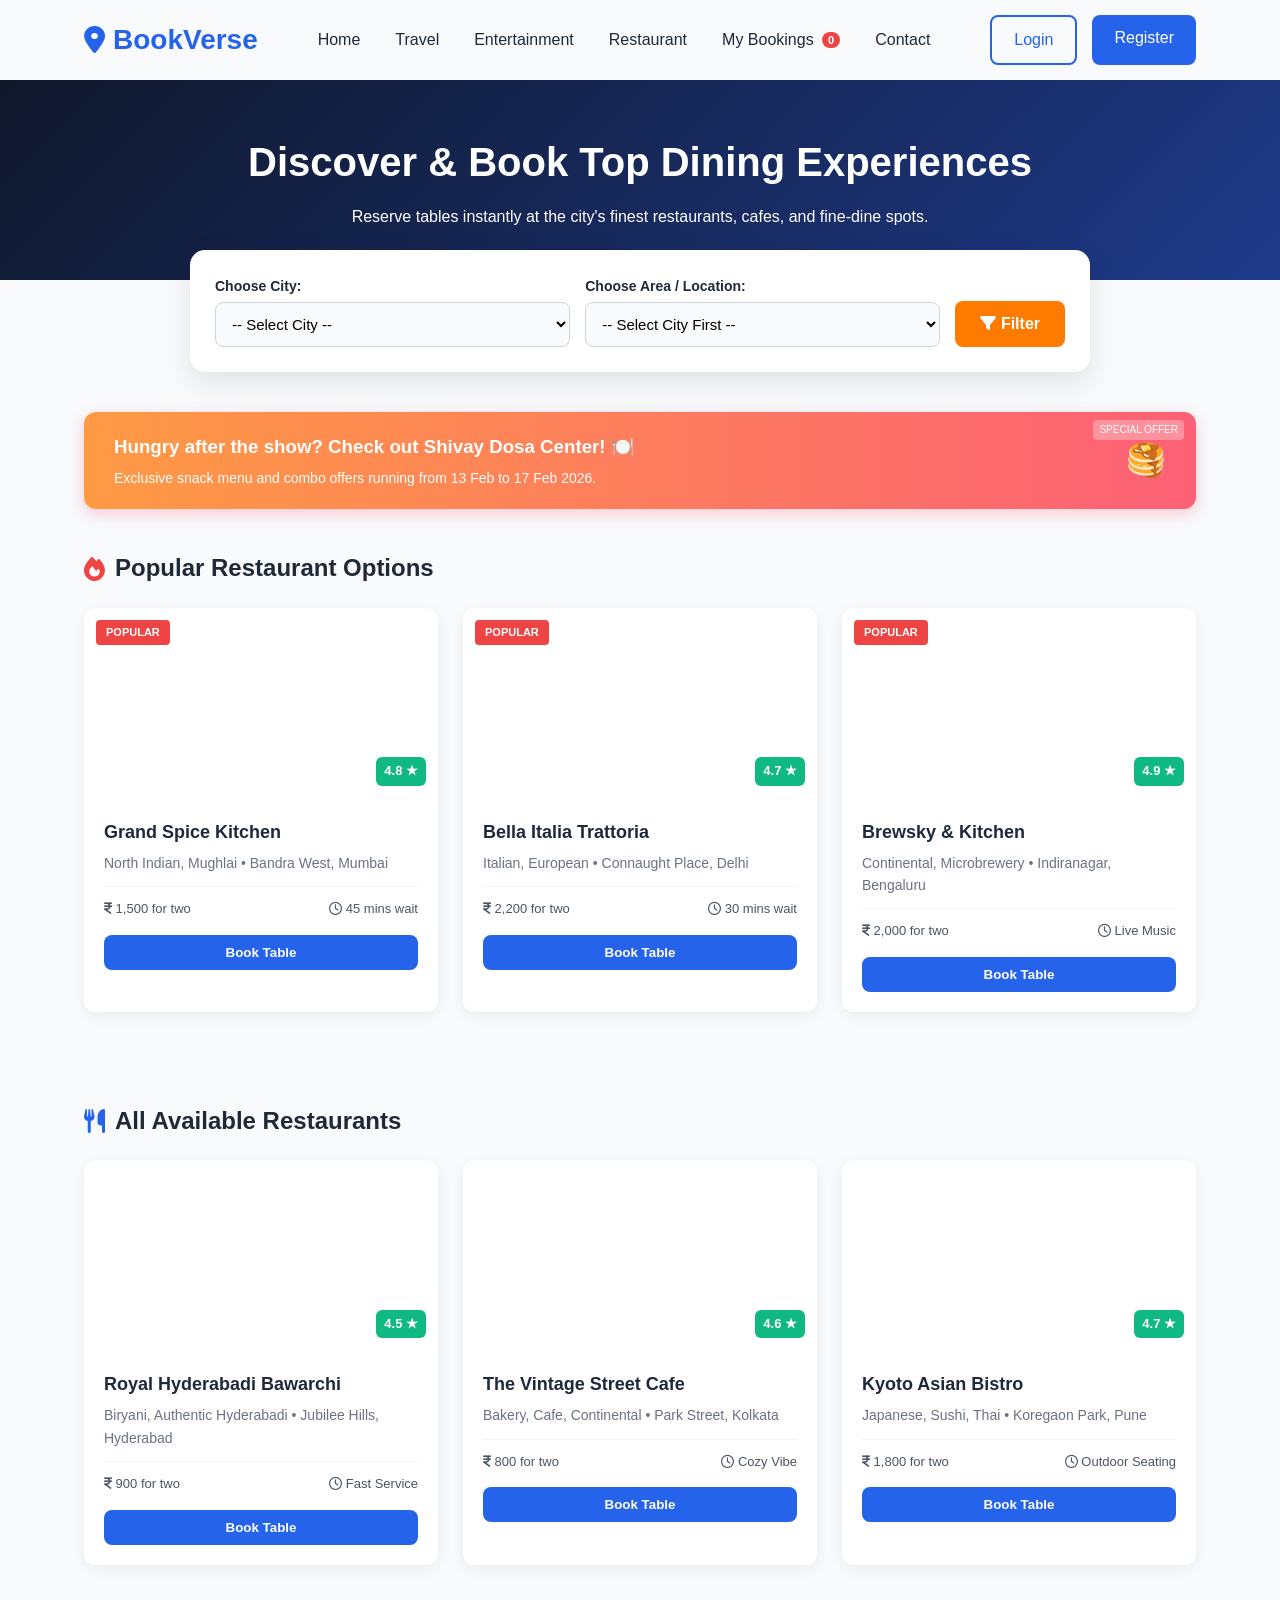
<file: restaurant.html>
<!doctype html>
<html lang="en">
  <head>
    <meta charset="UTF-8" />
    <meta name="viewport" content="width=device-width, initial-scale=1.0" />
    <title>BookVerse | Restaurants & Dining</title>
    <link
      rel="stylesheet"
      href="https://cdnjs.cloudflare.com/ajax/libs/font-awesome/6.4.0/css/all.min.css"
    />
    <link rel="icon" href="assets/images/logo.png" />
    <link rel="stylesheet" href="css/restaurant.css" />
    <link rel="stylesheet" href="css/style.css" />

    <style>
      /* My Bookings Nav Badge & Drawer Styling */
      .nav-links li {
        position: relative;
      }

      .booking-badge {
        background-color: #ef4444;
        color: #ffffff;
        font-size: 11px;
        font-weight: bold;
        padding: 2px 6px;
        border-radius: 10px;
        margin-left: 4px;
        vertical-align: middle;
      }

      /* Bookings Drawer Modal */
      .bookings-drawer-overlay {
        display: none;
        position: fixed;
        top: 0;
        left: 0;
        width: 100%;
        height: 100%;
        background: rgba(0, 0, 0, 0.6);
        z-index: 2000;
        justify-content: flex-end;
      }

      .bookings-drawer-overlay.active {
        display: flex;
      }

      .bookings-drawer {
        background: #ffffff;
        width: 100%;
        max-width: 420px;
        height: 100%;
        box-shadow: -5px 0 15px rgba(0, 0, 0, 0.2);
        display: flex;
        flex-direction: column;
        animation: slideInRight 0.3s ease-in-out;
      }

      @keyframes slideInRight {
        from {
          transform: translateX(100%);
        }
        to {
          transform: translateX(0);
        }
      }

      .drawer-header {
        padding: 20px;
        background: var(--primary-blue, #1e3a8a);
        color: #ffffff;
        display: flex;
        justify-content: space-between;
        align-items: center;
      }

      .drawer-header h2 {
        margin: 0;
        font-size: 20px;
      }

      .close-drawer {
        font-size: 24px;
        cursor: pointer;
        color: #ffffff;
      }

      .drawer-body {
        padding: 20px;
        overflow-y: auto;
        flex: 1;
      }

      .booking-card-item {
        background: #f8fafc;
        border: 1px solid #e2e8f0;
        border-radius: 8px;
        padding: 15px;
        margin-bottom: 15px;
        position: relative;
      }

      .booking-card-item h4 {
        margin: 0 0 5px 0;
        color: #1e293b;
        font-size: 16px;
      }

      .booking-card-item p {
        margin: 4px 0;
        font-size: 13px;
        color: #64748b;
      }

      .booking-card-item .cancel-btn {
        margin-top: 10px;
        background: #fee2e2;
        color: #dc2626;
        border: none;
        padding: 6px 12px;
        border-radius: 4px;
        font-size: 12px;
        cursor: pointer;
        font-weight: 600;
      }

      .booking-card-item .cancel-btn:hover {
        background: #fca5a5;
      }

      .empty-bookings-msg {
        text-align: center;
        color: #94a3b8;
        margin-top: 40px;
      }
    </style>
  </head>
  <body>
    <!-- Header Navigation -->
    <header>
      <div class="container">
        <nav class="navbar">
          <div class="logo">
            <a href="index.html" class="logo-text">
              <i class="fa-solid fa-location-dot"></i>
              BookVerse
            </a>
          </div>
          <ul class="nav-links">
            <li><a href="index.html">Home</a></li>
            <li><a href="travel.html">Travel</a></li>
            <li><a href="entertainment.html">Entertainment</a></li>
            <li><a href="restaurant.html" class="active">Restaurant</a></li>
            <li>
              <a href="javascript:void(0)" onclick="openMyBookings()">
                My Bookings <span id="nav-booking-count" class="booking-badge">0</span>
              </a>
            </li>
            <li><a href="contact.html">Contact</a></li>
          </ul>
          <div class="nav-buttons">
            <a href="login.html" class="login-btn">Login</a>
            <a href="register.html" class="register-btn">Register</a>
          </div>
        </nav>
      </div>
    </header>

    <main>
      <!-- Hero Section -->
      <section class="resto-hero">
        <div class="container">
          <h1>Discover & Book Top Dining Experiences</h1>
          <p>
            Reserve tables instantly at the city's finest restaurants, cafes,
            and fine-dine spots.
          </p>
        </div>
      </section>

      <!-- City and Realistic Area Filters -->
      <div class="container">
        <div class="filter-container">
          <div class="filter-group">
            <label for="city-dropdown">Choose City:</label>
            <select id="city-dropdown" onchange="updateAreas()">
              <option value="">-- Select City --</option>
              <option value="mumbai">Mumbai</option>
              <option value="delhi">Delhi</option>
              <option value="bengaluru">Bengaluru</option>
              <option value="hyderabad">Hyderabad</option>
              <option value="kolkata">Kolkata</option>
              <option value="chennai">Chennai</option>
              <option value="pune">Pune</option>
            </select>
          </div>
          <div class="filter-group">
            <label for="area-dropdown">Choose Area / Location:</label>
            <select id="area-dropdown">
              <option value="">-- Select City First --</option>
            </select>
          </div>
          <button class="search-filter-btn" onclick="applyFilters()">
            <i class="fa-solid fa-filter"></i> Filter
          </button>
        </div>

        <!-- Ad Banner with Animated Element -->
        <div class="ad-banner">
          <span class="ad-badge">Special Offer</span>
          <div>
            <h3>Hungry after the show? Check out Shivay Dosa Center! 🍽️</h3>
            <p style="margin: 5px 0 0 0; font-size: 14px">
              Exclusive snack menu and combo offers running from 13 Feb to 17
              Feb 2026.
            </p>
          </div>
          <div class="pulse-icon">🥞</div>
        </div>

        <!-- POPULAR RESTAURANTS SECTION -->
        <div class="section-header">
          <i class="fa-solid fa-fire" style="color: #ef4444"></i> Popular
          Restaurant Options
        </div>

        <div class="resto-grid">
          <!-- Popular Card 1 -->
          <div class="resto-card" data-city="mumbai" data-area="bandra">
            <div
              class="resto-img"
              style="
                background-image: url(&quot;https://images.unsplash.com/photo-1517248135467-4c7edcad34c4?auto=format&fit=crop&w=600&q=80&quot;);
              "
            >
              <span class="tag-popular">Popular</span>
              <span class="rating-badge">4.8 ★</span>
            </div>
            <div class="resto-content">
              <h3 class="resto-title">Grand Spice Kitchen</h3>
              <p class="resto-info">
                North Indian, Mughlai • Bandra West, Mumbai
              </p>
              <div class="resto-meta">
                <span
                  ><i class="fa-solid fa-indian-rupee-sign"></i> 1,500 for
                  two</span
                >
                <span><i class="fa-regular fa-clock"></i> 45 mins wait</span>
              </div>
              <button
                class="book-table-btn"
                onclick="
                  openBookingModal('Grand Spice Kitchen', 'Bandra West, Mumbai')
                "
              >
                Book Table
              </button>
            </div>
          </div>

          <!-- Popular Card 2 -->
          <div class="resto-card" data-city="delhi" data-area="connaught">
            <div
              class="resto-img"
              style="
                background-image: url(&quot;https://images.unsplash.com/photo-1552566626-52f8b828add9?auto=format&fit=crop&w=600&q=80&quot;);
              "
            >
              <span class="tag-popular">Popular</span>
              <span class="rating-badge">4.7 ★</span>
            </div>
            <div class="resto-content">
              <h3 class="resto-title">Bella Italia Trattoria</h3>
              <p class="resto-info">
                Italian, European • Connaught Place, Delhi
              </p>
              <div class="resto-meta">
                <span
                  ><i class="fa-solid fa-indian-rupee-sign"></i> 2,200 for
                  two</span
                >
                <span><i class="fa-regular fa-clock"></i> 30 mins wait</span>
              </div>
              <button
                class="book-table-btn"
                onclick="
                  openBookingModal(
                    'Bella Italia Trattoria',
                    'Connaught Place, Delhi',
                  )
                "
              >
                Book Table
              </button>
            </div>
          </div>

          <!-- Popular Card 3 -->
          <div class="resto-card" data-city="bengaluru" data-area="indiranagar">
            <div
              class="resto-img"
              style="
                background-image: url(&quot;https://images.unsplash.com/photo-1537047902294-62a40c20a6ae?auto=format&fit=crop&w=600&q=80&quot;);
              "
            >
              <span class="tag-popular">Popular</span>
              <span class="rating-badge">4.9 ★</span>
            </div>
            <div class="resto-content">
              <h3 class="resto-title">Brewsky & Kitchen</h3>
              <p class="resto-info">
                Continental, Microbrewery • Indiranagar, Bengaluru
              </p>
              <div class="resto-meta">
                <span
                  ><i class="fa-solid fa-indian-rupee-sign"></i> 2,000 for
                  two</span
                >
                <span><i class="fa-regular fa-clock"></i> Live Music</span>
              </div>
              <button
                class="book-table-btn"
                onclick="
                  openBookingModal(
                    'Brewsky & Kitchen',
                    'Indiranagar, Bengaluru',
                  )
                "
              >
                Book Table
              </button>
            </div>
          </div>
        </div>

        <!-- ALL REMAINING RESTAURANTS SECTION -->
        <div class="section-header">
          <i class="fa-solid fa-utensils" style="color: var(--primary-blue)"></i> All
          Available Restaurants
        </div>

        <div class="resto-grid">
          <!-- Remaining Card 4 -->
          <div class="resto-card" data-city="hyderabad" data-area="jubilee">
            <div
              class="resto-img"
              style="
                background-image: url(&quot;https://images.unsplash.com/photo-1559339352-11d035aa65de?auto=format&fit=crop&w=600&q=80&quot;);
              "
            >
              <span class="rating-badge">4.5 ★</span>
            </div>
            <div class="resto-content">
              <h3 class="resto-title">Royal Hyderabadi Bawarchi</h3>
              <p class="resto-info">
                Biryani, Authentic Hyderabadi • Jubilee Hills, Hyderabad
              </p>
              <div class="resto-meta">
                <span
                  ><i class="fa-solid fa-indian-rupee-sign"></i> 900 for
                  two</span
                >
                <span><i class="fa-regular fa-clock"></i> Fast Service</span>
              </div>
              <button
                class="book-table-btn"
                onclick="
                  openBookingModal(
                    'Royal Hyderabadi Bawarchi',
                    'Jubilee Hills, Hyderabad',
                  )
                "
              >
                Book Table
              </button>
            </div>
          </div>

          <!-- Remaining Card 5 -->
          <div class="resto-card" data-city="kolkata" data-area="parkstreet">
            <div
              class="resto-img"
              style="
                background-image: url(&quot;https://images.unsplash.com/photo-1544025162-d76694265947?auto=format&fit=crop&w=600&q=80&quot;);
              "
            >
              <span class="rating-badge">4.6 ★</span>
            </div>
            <div class="resto-content">
              <h3 class="resto-title">The Vintage Street Cafe</h3>
              <p class="resto-info">
                Bakery, Cafe, Continental • Park Street, Kolkata
              </p>
              <div class="resto-meta">
                <span
                  ><i class="fa-solid fa-indian-rupee-sign"></i> 800 for
                  two</span
                >
                <span><i class="fa-regular fa-clock"></i> Cozy Vibe</span>
              </div>
              <button
                class="book-table-btn"
                onclick="
                  openBookingModal(
                    'The Vintage Street Cafe',
                    'Park Street, Kolkata',
                  )
                "
              >
                Book Table
              </button>
            </div>
          </div>

          <!-- Remaining Card 6 -->
          <div class="resto-card" data-city="pune" data-area="koregaon">
            <div
              class="resto-img"
              style="
                background-image: url(&quot;https://images.unsplash.com/photo-1555396273-367ea4eb4db5?auto=format&fit=crop&w=600&q=80&quot;);
              "
            >
              <span class="rating-badge">4.7 ★</span>
            </div>
            <div class="resto-content">
              <h3 class="resto-title">Kyoto Asian Bistro</h3>
              <p class="resto-info">
                Japanese, Sushi, Thai • Koregaon Park, Pune
              </p>
              <div class="resto-meta">
                <span
                  ><i class="fa-solid fa-indian-rupee-sign"></i> 1,800 for
                  two</span
                >
                <span><i class="fa-regular fa-clock"></i> Outdoor Seating</span>
              </div>
              <button
                class="book-table-btn"
                onclick="
                  openBookingModal('Kyoto Asian Bistro', 'Koregaon Park, Pune')
                "
              >
                Book Table
              </button>
            </div>
          </div>
        </div>
      </div>
    </main>

    <!-- ========================================= -->
    <!-- TABLE BOOKING MODAL POPUP                 -->
    <!-- ========================================= -->
    <div class="modal-overlay" id="bookingModal">
      <div class="modal-content">
        <span class="close-modal" onclick="closeBookingModal()">&times;</span>

        <!-- STEP 1: Date & Time Selection -->
        <div id="step-datetime" class="booking-step active">
          <h2 id="modal-resto-name">Restaurant Name</h2>
          <p
            id="modal-resto-location"
            style="color: var(--text-light); margin-top: -5px"
          >
            Location
          </p>

          <label>Select Reservation Date:</label>
          <input type="date" id="reservation-date" />

          <label>Select Meal Timing & Slot:</label>
          <div class="time-slots-grid">
            <div
              class="slot-pill"
              onclick="selectSlot(this, '12:30 PM (Lunch)')"
            >
              12:30 PM
            </div>
            <div
              class="slot-pill"
              onclick="selectSlot(this, '01:30 PM (Lunch)')"
            >
              01:30 PM
            </div>
            <div
              class="slot-pill"
              onclick="selectSlot(this, '04:00 PM (Snacks)')"
            >
              04:00 PM
            </div>
            <div
              class="slot-pill"
              onclick="selectSlot(this, '07:30 PM (Dinner)')"
            >
              07:30 PM
            </div>
            <div
              class="slot-pill"
              onclick="selectSlot(this, '08:30 PM (Dinner)')"
            >
              08:30 PM
            </div>
            <div
              class="slot-pill"
              onclick="selectSlot(this, '09:30 PM (Dinner)')"
            >
              09:30 PM
            </div>
          </div>

          <label>Number of Guests:</label>
          <select id="guest-count">
            <option value="2">2 Guests (Standard Table)</option>
            <option value="4">4 Guests (Family Table)</option>
            <option value="6">6 Guests (Large Booth)</option>
            <option value="10+">10+ Guests (Party/Event)</option>
          </select>

          <button class="btn" onclick="proceedToConfirmation()">
            Continue to Confirm
          </button>
        </div>

        <!-- STEP 2: Booking Confirmation Pass -->
        <div id="step-confirmation" class="booking-step">
          <h2>🎉 Table Reserved Successfully!</h2>
          <p>
            Your table has been locked in. Show this digital pass upon arrival
            at the venue.
          </p>

          <div class="reservation-pass">
            <h3
              id="pass-resto-name"
              style="margin: 0 0 10px 0; font-size: 22px"
            >
              Restaurant
            </h3>
            <p style="margin: 5px 0">
              📍 Location: <strong id="pass-location">--</strong>
            </p>
            <p style="margin: 5px 0">
              📅 Date & Slot: <strong id="pass-datetime">--</strong>
            </p>
            <p style="margin: 5px 0">
              👥 Guests: <strong id="pass-guests">--</strong>
            </p>
            <div style="margin-top: 15px; font-size: 28px; letter-spacing: 5px">
              <i class="fa-solid fa-qrcode"></i>
            </div>
          </div>

          <button
            class="btn"
            onclick="closeBookingModal()"
            style="background: var(--primary-blue)"
          >
            Done & Return
          </button>
        </div>
      </div>
    </div>

    <!-- ========================================= -->
    <!-- MY BOOKINGS DRAWER MODAL                  -->
    <!-- ========================================= -->
    <div class="bookings-drawer-overlay" id="bookingsDrawer">
      <div class="bookings-drawer">
        <div class="drawer-header">
          <h2><i class="fa-solid fa-utensils"></i> My Reservations</h2>
          <span class="close-drawer" onclick="closeMyBookings()">&times;</span>
        </div>
        <div class="drawer-body" id="drawer-bookings-list">
          <!-- Bookings loaded dynamically -->
        </div>
      </div>
    </div>

    <!-- ========================================= -->
    <!-- JAVASCRIPT LOGIC                          -->
    <!-- ========================================= -->
    <script>
      // City & Realistic Area Mapping Data
      const cityAreasMap = {
        mumbai: [
          { value: "bandra", name: "Bandra West / BKC" },
          { value: "andheri", name: "Andheri Lokhandwala" },
          { value: "lower-parel", name: "Lower Parel (High Street)" },
          { value: "colaba", name: "Colaba / Fort" },
          { value: "juhu", name: "Juhu Beachside" },
        ],
        delhi: [
          { value: "connaught", name: "Connaught Place (CP)" },
          { value: "hauzkhas", name: "Hauz Khas Village" },
          { value: "saket", name: "Saket Select Citywalk" },
          { value: "dwarka", name: "Dwarka Sector 12" },
          { value: "chandni", name: "Chandni Chowk Old Delhi" },
        ],
        bengaluru: [
          { value: "indiranagar", name: "Indiranagar 100ft Road" },
          { value: "koramangala", name: "Koramangala 5th Block" },
          { value: "mgroad", name: "MG Road & Brigade Road" },
          { value: "whitefield", name: "Whitefield Tech Park" },
        ],
        hyderabad: [
          { value: "jubilee", name: "Jubilee Hills Road No. 36" },
          { value: "banjara", name: "Banjara Hills" },
          { value: "gachibowli", name: "Gachibowli Financial District" },
          { value: "hitec", name: "Hitec City Cyber Towers" },
        ],
        kolkata: [
          { value: "parkstreet", name: "Park Street Dining Hub" },
          { value: "saltlake", name: "Salt Lake Sector V" },
          { value: "ballygunge", name: "Ballygunge Circular Road" },
          { value: "newtown", name: "New Town Action Area" },
        ],
        chennai: [
          { value: "tnagar", name: "T. Nagar Pondy Bazaar" },
          { value: "velachery", name: "Velachery Phoenix Mall" },
          { value: "annanagar", name: "Anna Nagar 2nd Avenue" },
          { value: "adyar", name: "Adyar Canal Bank Road" },
        ],
        pune: [
          { value: "koregaon", name: "Koregaon Park North Main Rd" },
          { value: "vimannagar", name: "Viman Nagar Phoenix Mall" },
          { value: "hinjewadi", name: "Hinjewadi IT Phase 1" },
          { value: "deccan", name: "Deccan Gymkhana" },
        ],
      };

      // Update Areas dynamically when city changes
      function updateAreas() {
        const citySelect = document.getElementById("city-dropdown").value;
        const areaSelect = document.getElementById("area-dropdown");

        areaSelect.innerHTML =
          '<option value="">-- Select Area / Location --</option>';

        if (citySelect && cityAreasMap[citySelect]) {
          cityAreasMap[citySelect].forEach((area) => {
            const opt = document.createElement("option");
            opt.value = area.value;
            opt.textContent = area.name;
            areaSelect.appendChild(opt);
          });
        }
      }

      // Filter Restaurant Cards based on selected City & Area
      function applyFilters() {
        const selectedCity = document.getElementById("city-dropdown").value;
        const selectedArea = document.getElementById("area-dropdown").value;
        const cards = document.querySelectorAll(".resto-card");

        cards.forEach((card) => {
          const cardCity = card.getAttribute("data-city");
          const cardArea = card.getAttribute("data-area");

          let matchesCity = !selectedCity || cardCity === selectedCity;
          let matchesArea = !selectedArea || cardArea === selectedArea;

          if (matchesCity && matchesArea) {
            card.style.display = "block";
          } else {
            card.style.display = "none";
          }
        });
      }

      // Modal Handling
      const modal = document.getElementById("bookingModal");
      let selectedResto = "";
      let selectedLoc = "";
      let selectedTimeSlot = "";

      function openBookingModal(restoName, location) {
        selectedResto = restoName;
        selectedLoc = location;
        document.getElementById("modal-resto-name").textContent = restoName;
        document.getElementById("modal-resto-location").textContent = location;

        // Reset steps
        document
          .querySelectorAll(".booking-step")
          .forEach((s) => s.classList.remove("active"));
        document.getElementById("step-datetime").classList.add("active");

        // Set default date to today
        const today = new Date().toISOString().split("T")[0];
        document.getElementById("reservation-date").value = today;

        modal.classList.add("active");
        document.body.style.overflow = "hidden";
      }

      function closeBookingModal() {
        modal.classList.remove("active");
        document.body.style.overflow = "auto";
      }

      function selectSlot(element, slotText) {
        document
          .querySelectorAll(".slot-pill")
          .forEach((p) => p.classList.remove("selected"));
        element.classList.add("selected");
        selectedTimeSlot = slotText;
      }

      function proceedToConfirmation() {
        const dateVal = document.getElementById("reservation-date").value;
        const guestVal = document.getElementById("guest-count").value;

        if (!dateVal) {
          alert("Please pick a reservation date.");
          return;
        }
        if (!selectedTimeSlot) {
          alert("Please select a time slot for your table.");
          return;
        }

        // Save Booking Details
        const newBooking = {
          id: Date.now(),
          restaurant: selectedResto,
          location: selectedLoc,
          datetime: `${dateVal} at ${selectedTimeSlot}`,
          guests: `${guestVal} Guests`
        };

        saveBooking(newBooking);

        // Populate Pass Details
        document.getElementById("pass-resto-name").textContent = selectedResto;
        document.getElementById("pass-location").textContent = selectedLoc;
        document.getElementById("pass-datetime").textContent = newBooking.datetime;
        document.getElementById("pass-guests").textContent = newBooking.guests;

        // Switch to confirmation step
        document
          .querySelectorAll(".booking-step")
          .forEach((s) => s.classList.remove("active"));
        document.getElementById("step-confirmation").classList.add("active");
      }

      // My Bookings Storage & Management
      function getBookings() {
        return JSON.parse(localStorage.getItem("my_resto_bookings") || "[]");
      }

      function saveBooking(booking) {
        const bookings = getBookings();
        bookings.push(booking);
        localStorage.setItem("my_resto_bookings", JSON.stringify(bookings));
        updateNavBadge();
      }

      function deleteBooking(id) {
        let bookings = getBookings();
        bookings = bookings.filter(b => b.id !== id);
        localStorage.setItem("my_resto_bookings", JSON.stringify(bookings));
        updateNavBadge();
        renderBookingsDrawer();
      }

      function updateNavBadge() {
        const bookings = getBookings();
        document.getElementById("nav-booking-count").textContent = bookings.length;
      }

      function openMyBookings() {
        renderBookingsDrawer();
        document.getElementById("bookingsDrawer").classList.add("active");
        document.body.style.overflow = "hidden";
      }

      function closeMyBookings() {
        document.getElementById("bookingsDrawer").classList.remove("active");
        document.body.style.overflow = "auto";
      }

      function renderBookingsDrawer() {
        const listContainer = document.getElementById("drawer-bookings-list");
        const bookings = getBookings();

        if (bookings.length === 0) {
          listContainer.innerHTML = `<div class="empty-bookings-msg"><i class="fa-solid fa-calendar-xmark" style="font-size: 32px; margin-bottom: 10px;"></i><p>No table reservations found yet.</p></div>`;
          return;
        }

        listContainer.innerHTML = bookings.map(b => `
          <div class="booking-card-item">
            <h4>${b.restaurant}</h4>
            <p><i class="fa-solid fa-location-dot"></i> ${b.location}</p>
            <p><i class="fa-regular fa-calendar"></i> ${b.datetime}</p>
            <p><i class="fa-solid fa-users"></i> ${b.guests}</p>
            <button class="cancel-btn" onclick="deleteBooking(${b.id})"><i class="fa-solid fa-trash"></i> Cancel Reservation</button>
          </div>
        `).join("");
      }

      // Initial Badge Load
      document.addEventListener("DOMContentLoaded", updateNavBadge);

      // Close modal when clicking outside
      window.onclick = function (event) {
        if (event.target == modal) {
          closeBookingModal();
        }
        if (event.target == document.getElementById("bookingsDrawer")) {
          closeMyBookings();
        }
      };
    </script>
  </body>
</html>
</file>
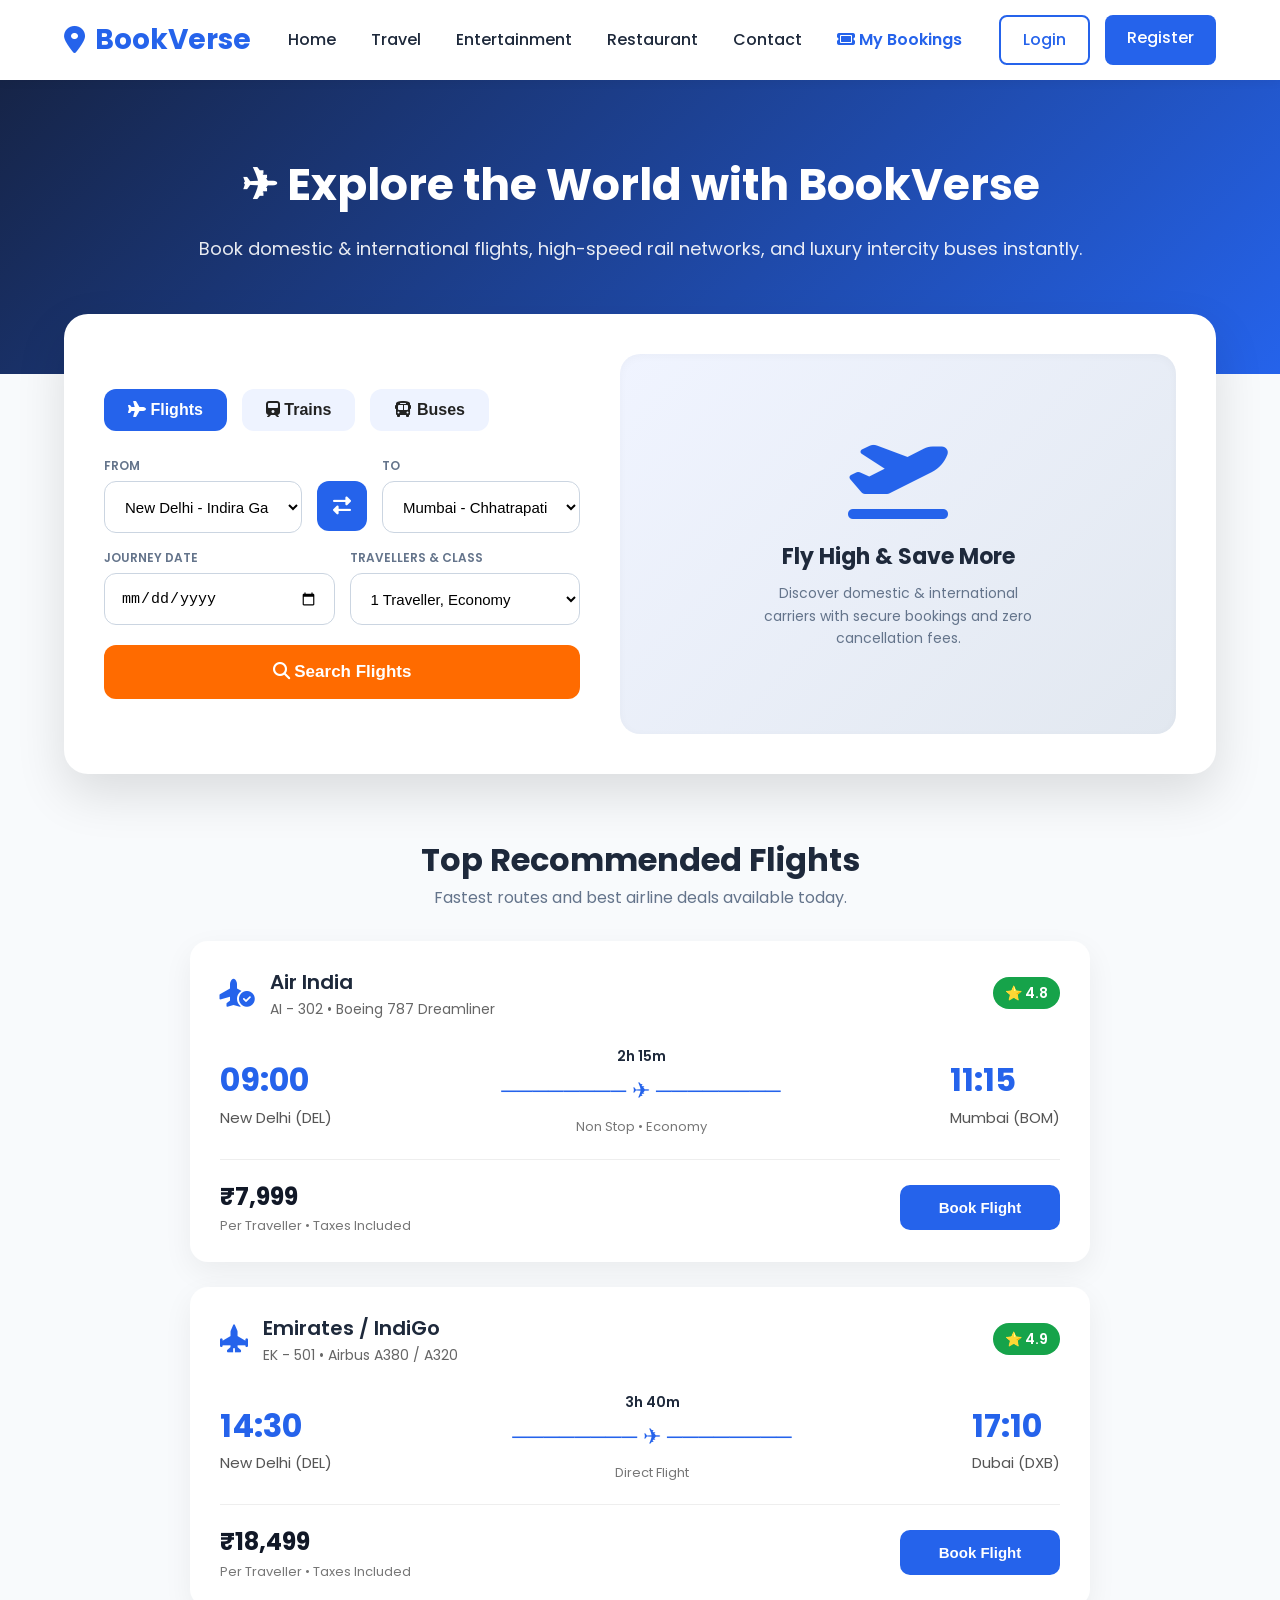
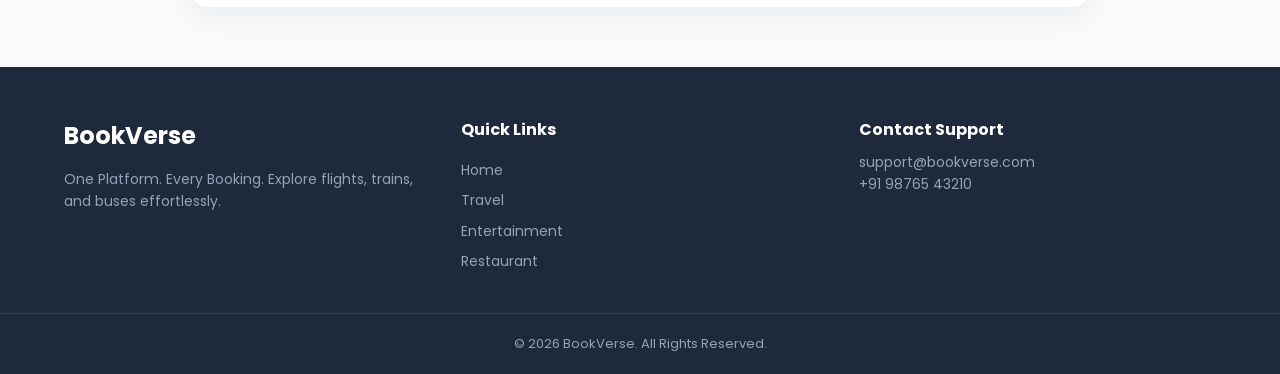
<file: travel.html>
<!doctype html>
<html lang="en">
  <head>
    <meta charset="UTF-8" />
    <meta name="viewport" content="width=device-width, initial-scale=1.0" />
    <title>BookVerse | Professional Travel Booking</title>
    <!-- Font Poppins & FontAwesome -->
    <link
      rel="stylesheet"
      href="https://fonts.googleapis.com/css2?family=Poppins:wght@300;400;500;600;700&display=swap"
    />
    <link
      rel="stylesheet"
      href="https://cdnjs.cloudflare.com/ajax/libs/font-awesome/6.4.0/css/all.min.css"
    />
    <link rel="icon" href="assets/images/logo.png" />
    <link rel="stylesheet" href="css/style.css" />
    <link rel="stylesheet" href="css/travel.css" /> 

    <!-- Dynamic Search, Modal & Notification Styles -->
    
  </head>
  <body>
    <!-- Header / Navbar -->
    <header>
      <div class="container">
        <nav class="navbar">
          <div class="logo">
            <a href="index.html" class="logo-text">
              <i class="fa-solid fa-location-dot"></i>
              BookVerse
            </a>
          </div>

          <ul class="nav-links">
            <li><a href="index.html">Home</a></li>
            <li><a href="travel.html">Travel</a></li>
            <li><a href="entertainment.html">Entertainment</a></li>
            <li><a href="restaurant.html">Restaurant</a></li>
            <li><a href="contact.html">Contact</a></li>
            <li><a href="javascript:void(0)" onclick="openMyBookingsModal()" class="bv-nav-booking-link"><i class="fa-solid fa-ticket"></i> My Bookings</a></li>
          </ul>

          <div class="nav-buttons">
            <a href="login.html" class="login-btn">Login</a>
            <a href="register.html" class="register-btn">Register</a>
          </div>
        </nav>
      </div>
    </header>

    <main>
      <!-- Hero Section -->
      <section class="travel-hero">
        <div class="container">
          <h1>✈ Explore the World with BookVerse</h1>
          <p>
            Book domestic & international flights, high-speed rail networks, and luxury intercity buses instantly.
          </p>
        </div>
      </section>

      <!-- Search Section with Split Layout & Visual Illustration -->
      <div class="travel-search-wrapper">
        <div class="layout-split">
          <!-- Left: Booking Form Tabs -->
          <div class="booking-section">
            <div class="booking-types">
              <button
                class="tab-btn active"
                onclick="switchTab(event, 'flight')"
              >
                <i class="fa-solid fa-plane"></i> Flights
              </button>
              <button class="tab-btn" onclick="switchTab(event, 'train')">
                <i class="fa-solid fa-train"></i> Trains
              </button>
              <button class="tab-btn" onclick="switchTab(event, 'bus')">
                <i class="fa-solid fa-bus"></i> Buses
              </button>
            </div>

            <!-- 1. Flight Form with Domestic & International Airports -->
            <form class="travel-form active" id="flight-form" onsubmit="handleSearch(event, 'flight')">
              <div class="form-grid">
                <div class="input-box">
                  <label>From</label>
                  <select name="from" required>
                    <option value="">Select Origin Airport</option>
                    <optgroup label="🇮🇳 India (Domestic)">
                      <option value="DEL" selected>New Delhi - Indira Gandhi (DEL)</option>
                      <option value="BOM">Mumbai - Chhatrapati Shivaji (BOM)</option>
                      <option value="BLR">Bengaluru - Kempegowda (BLR)</option>
                      <option value="MAA">Chennai International (MAA)</option>
                      <option value="CCU">Kolkata - Netaji Subhash Chandra (CCU)</option>
                      <option value="HYD">Hyderabad - Rajiv Gandhi (HYD)</option>
                      <option value="GOI">Goa - Dabolim / Mopa (GOI)</option>
                      <option value="AMD">Ahmedabad - Sardar Vallabhbhai (AMD)</option>
                    </optgroup>
                    <optgroup label="🌐 International Airports">
                      <option value="DXB">Dubai - International (DXB)</option>
                      <option value="LHR">London - Heathrow (LHR)</option>
                      <option value="JFK">New York - John F. Kennedy (JFK)</option>
                      <option value="SIN">Singapore - Changi (SIN)</option>
                      <option value="HND">Tokyo - Haneda (HND)</option>
                      <option value="CDG">Paris - Charles de Gaulle (CDG)</option>
                      <option value="BKK">Bangkok - Suvarnabhumi (BKK)</option>
                      <option value="SYD">Sydney - Kingsford Smith (SYD)</option>
                    </optgroup>
                  </select>
                </div>
                <button
                  type="button"
                  class="swap-btn"
                  onclick="swapValues('flight-form')"
                  title="Swap Origin and Destination"
                >
                  <i class="fa-solid fa-right-left"></i>
                </button>
                <div class="input-box">
                  <label>To</label>
                  <select name="to" required>
                    <option value="">Select Destination Airport</option>
                    <optgroup label="🇮🇳 India (Domestic)">
                      <option value="BOM" selected>Mumbai - Chhatrapati Shivaji (BOM)</option>
                      <option value="DEL">New Delhi - Indira Gandhi (DEL)</option>
                      <option value="BLR">Bengaluru - Kempegowda (BLR)</option>
                      <option value="MAA">Chennai International (MAA)</option>
                      <option value="GOI">Goa - Dabolim / Mopa (GOI)</option>
                      <option value="CCU">Kolkata - Netaji Subhash Chandra (CCU)</option>
                    </optgroup>
                    <optgroup label="🌐 International Airports">
                      <option value="DXB">Dubai - International (DXB)</option>
                      <option value="LHR">London - Heathrow (LHR)</option>
                      <option value="JFK">New York - John F. Kennedy (JFK)</option>
                      <option value="SIN">Singapore - Changi (SIN)</option>
                      <option value="HND">Tokyo - Haneda (HND)</option>
                      <option value="CDG">Paris - Charles de Gaulle (CDG)</option>
                      <option value="BKK">Bangkok - Suvarnabhumi (BKK)</option>
                    </optgroup>
                  </select>
                </div>
              </div>
              <div class="form-group-full">
                <div class="input-box">
                  <label>Journey Date</label>
                  <input type="date" name="date" required />
                </div>
                <div class="input-box">
                  <label>Travellers & Class</label>
                  <select name="passengers">
                    <option>1 Traveller, Economy</option>
                    <option>2 Travellers, Economy</option>
                    <option>1 Traveller, Business Class</option>
                    <option>2 Travellers, Business Class</option>
                  </select>
                </div>
              </div>
              <button type="submit" class="search-btn">
                <i class="fa-solid fa-magnifying-glass"></i> Search Flights
              </button>
            </form>

            <!-- 2. Train Form with Expanded Railway Stations -->
            <form class="travel-form" id="train-form" onsubmit="handleSearch(event, 'train')">
              <div class="form-grid">
                <div class="input-box">
                  <label>From Station</label>
                  <select name="from" required>
                    <option value="">Boarding Railway Station</option>
                    <optgroup label="Major Rail Hubs">
                      <option value="NDLS">New Delhi (NDLS)</option>
                      <option value="MMCT">Mumbai Central (MMCT)</option>
                      <option value="CSMT">Mumbai CSMT (CSMT)</option>
                      <option value="HWH">Howrah Junction (HWH)</option>
                      <option value="MAS">MGR Chennai Central (MAS)</option>
                      <option value="SBC">KSR Bengaluru City (SBC)</option>
                      <option value="BSB">Varanasi Junction (BSB)</option>
                      <option value="ADI">Ahmedabad Junction (ADI)</option>
                      <option value="JP">Jaipur Junction (JP)</option>
                    </optgroup>
                  </select>
                </div>
                <button
                  type="button"
                  class="swap-btn"
                  onclick="swapValues('train-form')"
                  title="Swap Stations"
                  style="background: #0d9488"
                >
                  <i class="fa-solid fa-right-left"></i>
                </button>
                <div class="input-box">
                  <label>To Station</label>
                  <select name="to" required>
                    <option value="">Destination Station</option>
                    <optgroup label="Major Rail Hubs">
                      <option value="MMCT">Mumbai Central (MMCT)</option>
                      <option value="NDLS">New Delhi (NDLS)</option>
                      <option value="BSB">Varanasi Junction (BSB)</option>
                      <option value="HWH">Howrah Junction (HWH)</option>
                      <option value="MAS">MGR Chennai Central (MAS)</option>
                      <option value="SBC">KSR Bengaluru City (SBC)</option>
                      <option value="ADI">Ahmedabad Junction (ADI)</option>
                      <option value="JP">Jaipur Junction (JP)</option>
                    </optgroup>
                  </select>
                </div>
              </div>
              <div class="form-group-full">
                <div class="input-box">
                  <label>Journey Date</label>
                  <input type="date" name="date" required />
                </div>
                <div class="input-box">
                  <label>Class</label>
                  <select name="class">
                    <option>AC Chair Car (CC)</option>
                    <option>AC 2 Tier (2A)</option>
                    <option>AC 3 Tier (3A)</option>
                    <option>Executive Class (EC)</option>
                    <option>Sleeper (SL)</option>
                  </select>
                </div>
              </div>
              <button
                type="submit"
                class="search-btn"
                style="background: #0d9488"
              >
                <i class="fa-solid fa-magnifying-glass"></i> Search Trains
              </button>
            </form>

            <!-- 3. Bus Form with Major City Bus Terminals -->
            <form class="travel-form" id="bus-form" onsubmit="handleSearch(event, 'bus')">
              <div class="form-grid">
                <div class="input-box">
                  <label>From City / Stop</label>
                  <select name="from" required>
                    <option value="">Departure Terminal</option>
                    <optgroup label="Major Terminals & Cities">
                      <option value="Delhi">Delhi (Kashmere Gate ISBT)</option>
                      <option value="Mumbai">Mumbai (Dadar West Terminal)</option>
                      <option value="Bengaluru">Bengaluru (Majestic / Shantinagar)</option>
                      <option value="Pune">Pune (Swargate Bus Stand)</option>
                      <option value="Hyderabad">Hyderabad (MGBS Bus Station)</option>
                      <option value="Jaipur">Jaipur (Sindhi Camp)</option>
                      <option value="Chandigarh">Chandigarh (Sector 43 ISBT)</option>
                      <option value="Ahmedabad">Ahmedabad (Geeta Mandir ISBT)</option>
                    </optgroup>
                  </select>
                </div>
                <button
                  type="button"
                  class="swap-btn"
                  onclick="swapValues('bus-form')"
                  title="Swap Terminals"
                  style="background: #d97706"
                >
                  <i class="fa-solid fa-right-left"></i>
                </button>
                <div class="input-box">
                  <label>To City / Stop</label>
                  <select name="to" required>
                    <option value="">Arrival Terminal</option>
                    <optgroup label="Popular Destinations">
                      <option value="Manali">Manali (Mall Road Bus Stand)</option>
                      <option value="Goa">Goa (Panjim Bus Terminal)</option>
                      <option value="Udaipur">Udaipur (Udaipole Stand)</option>
                      <option value="Shimla">Shimla (ISBT Tutikandi)</option>
                      <option value="Pune">Pune (Swargate / Wakad)</option>
                      <option value="Bengaluru">Bengaluru (Kempegowda BS)</option>
                      <option value="Mumbai">Mumbai (Borivali East)</option>
                    </optgroup>
                  </select>
                </div>
              </div>
              <div class="form-group-full">
                <div class="input-box">
                  <label>Journey Date</label>
                  <input type="date" name="date" required />
                </div>
                <div class="input-box">
                  <label>Seats</label>
                  <select name="seats">
                    <option>1 Seat</option>
                    <option>2 Seats</option>
                    <option>3 Seats</option>
                    <option>4 Seats</option>
                  </select>
                </div>
              </div>
              <button
                type="submit"
                class="search-btn"
                style="background: #d97706"
              >
                <i class="fa-solid fa-magnifying-glass"></i> Search Buses
              </button>
            </form>
          </div>

          <!-- Right: Dynamic Animated Visual Panel -->
          <div class="image-section">
            <div class="travel-illustration active" id="flight-visual">
              <i class="fa-solid fa-plane-departure"></i>
              <h3>Fly High & Save More</h3>
              <p>
                Discover domestic & international carriers with secure bookings and zero cancellation fees.
              </p>
            </div>
            <div class="travel-illustration" id="train-visual">
              <i class="fa-solid fa-train-subway" style="color: #0d9488"></i>
              <h3>Scenic Rail Journeys</h3>
              <p>
                Book confirmed IRCTC tickets effortlessly across Vande Bharat and Rajdhani networks.
              </p>
            </div>
            <div class="travel-illustration" id="bus-visual">
              <i class="fa-solid fa-bus" style="color: #d97706"></i>
              <h3>Comfortable Road Trips</h3>
              <p>
                Travel in luxury with verified Volvo AC sleepers and live GPS tracking.
              </p>
            </div>
          </div>
        </div>
      </div>

      <!-- ================= FLIGHT RESULTS ================= -->
      <section id="flight-section" class="result-section active">
        <div class="container">
          <!-- Dynamic Search Banner Injected Here -->
          <div id="flight-search-banner"></div>

          <div class="section-title">
            <h2>Top Recommended Flights</h2>
            <p style="color: #64748b">
              Fastest routes and best airline deals available today.
            </p>
          </div>

          <div class="flight-card">
            <div class="flight-header">
              <div class="airline">
                <i
                  class="fa-solid fa-plane-circle-check"
                  style="font-size: 28px; color: #2563eb"
                ></i>
                <div>
                  <h3>Air India</h3>
                  <p>AI - 302 • Boeing 787 Dreamliner</p>
                </div>
              </div>
              <div class="rating">⭐ 4.8</div>
            </div>
            <div class="flight-details">
              <div class="departure">
                <h2>09:00</h2>
                <p>New Delhi (DEL)</p>
              </div>
              <div class="flight-path">
                <p>2h 15m</p>
                <div class="plane-line">──────── ✈ ────────</div>
                <span>Non Stop • Economy</span>
              </div>
              <div class="arrival">
                <h2>11:15</h2>
                <p>Mumbai (BOM)</p>
              </div>
            </div>
            <div class="flight-footer">
              <div>
                <h2>₹7,999</h2>
                <p>Per Traveller • Taxes Included</p>
              </div>
              <button class="book-flight">Book Flight</button>
            </div>
          </div>

          <div class="flight-card">
            <div class="flight-header">
              <div class="airline">
                <i
                  class="fa-solid fa-jet-fighter-up"
                  style="font-size: 28px; color: #2563eb"
                ></i>
                <div>
                  <h3>Emirates / IndiGo</h3>
                  <p>EK - 501 • Airbus A380 / A320</p>
                </div>
              </div>
              <div class="rating">⭐ 4.9</div>
            </div>
            <div class="flight-details">
              <div class="departure">
                <h2>14:30</h2>
                <p>New Delhi (DEL)</p>
              </div>
              <div class="flight-path">
                <p>3h 40m</p>
                <div class="plane-line">──────── ✈ ────────</div>
                <span>Direct Flight</span>
              </div>
              <div class="arrival">
                <h2>17:10</h2>
                <p>Dubai (DXB)</p>
              </div>
            </div>
            <div class="flight-footer">
              <div>
                <h2>₹18,499</h2>
                <p>Per Traveller • Taxes Included</p>
              </div>
              <button class="book-flight">Book Flight</button>
            </div>
          </div>
        </div>
      </section>

      <!-- ================= TRAIN RESULTS ================= -->
      <section id="train-section" class="result-section">
        <div class="container">
          <div id="train-search-banner"></div>

          <div class="section-title">
            <h2>Available Train Options</h2>
            <p style="color: #64748b">
              Fast, comfortable, and reliable IRCTC rail journeys.
            </p>
          </div>

          <div class="train-card">
            <div class="train-header">
              <div class="airline">
                <i
                  class="fa-solid fa-train"
                  style="font-size: 28px; color: #0d9488"
                ></i>
                <div>
                  <h3>Vande Bharat Express</h3>
                  <p>Train No: 22436 • IRCTC Premium</p>
                </div>
              </div>
              <div class="tag-badge">AC Chair Car</div>
              <div class="rating">⭐ 4.9</div>
            </div>
            <div class="train-details">
              <div class="departure">
                <h2>06:00</h2>
                <p>New Delhi (NDLS)</p>
              </div>
              <div class="flight-path">
                <p>5h 45m</p>
                <div class="plane-line" style="color: #0d9488">
                  ──────── 🚆 ────────
                </div>
                <span>On Time • Wifi Available</span>
              </div>
              <div class="arrival">
                <h2>11:45</h2>
                <p>Varanasi Junction (BSB)</p>
              </div>
            </div>
            <div class="train-footer">
              <div>
                <h2>₹1,750</h2>
                <p>Per Passenger • Meals Included</p>
              </div>
              <button class="book-flight" style="background: #0d9488">
                Book Train
              </button>
            </div>
          </div>

          <div class="train-card">
            <div class="train-header">
              <div class="airline">
                <i
                  class="fa-solid fa-train-subway"
                  style="font-size: 28px; color: #0d9488"
                ></i>
                <div>
                  <h3>Rajdhani Express</h3>
                  <p>Train No: 12952 • Superfast</p>
                </div>
              </div>
              <div class="tag-badge" style="background: #2563eb">AC 2 Tier</div>
              <div class="rating">⭐ 4.7</div>
            </div>
            <div class="train-details">
              <div class="departure">
                <h2>16:55</h2>
                <p>New Delhi (NDLS)</p>
              </div>
              <div class="flight-path">
                <p>15h 40m</p>
                <div class="plane-line" style="color: #0d9488">
                  ──────── 🚆 ────────
                </div>
                <span>Overnight • Catering Onboard</span>
              </div>
              <div class="arrival">
                <h2>08:35</h2>
                <p>Mumbai Central (MMCT)</p>
              </div>
            </div>
            <div class="train-footer">
              <div>
                <h2>₹2,890</h2>
                <p>Per Passenger • Sleeper Berth</p>
              </div>
              <button class="book-flight" style="background: #0d9488">
                Book Train
              </button>
            </div>
          </div>
        </div>
      </section>

      <!-- ================= BUS RESULTS ================= -->
      <section id="bus-section" class="result-section">
        <div class="container">
          <div id="bus-search-banner"></div>

          <div class="section-title">
            <h2>Verified Bus Options</h2>
            <p style="color: #64748b">
              Top-rated Volvo AC sleeper and semi-sleeper buses.
            </p>
          </div>

          <div class="bus-card">
            <div class="bus-header">
              <div class="airline">
                <i
                  class="fa-solid fa-bus"
                  style="font-size: 28px; color: #d97706"
                ></i>
                <div>
                  <h3>ZingBus Premium</h3>
                  <p>Volvo Multi-Axle AC Sleeper</p>
                </div>
              </div>
              <div class="tag-badge" style="background: #d97706">
                AC Sleeper
              </div>
              <div class="rating">⭐ 4.6</div>
            </div>
            <div class="bus-details">
              <div class="departure">
                <h2>21:00</h2>
                <p>Delhi (Kashmere Gate ISBT)</p>
              </div>
              <div class="flight-path">
                <p>12h 30m</p>
                <div class="plane-line" style="color: #d97706">
                  ──────── 🚌 ────────
                </div>
                <span>Live GPS • Blankets Provided</span>
              </div>
              <div class="arrival">
                <h2>09:30</h2>
                <p>Manali (Mall Road Bus Stand)</p>
              </div>
            </div>
            <div class="bus-footer">
              <div>
                <h2>₹1,299</h2>
                <p>Per Seat • Amenities Onboard</p>
              </div>
              <button class="book-flight" style="background: #d97706">
                Book Bus
              </button>
            </div>
          </div>

          <div class="bus-card">
            <div class="bus-header">
              <div class="airline">
                <i
                  class="fa-solid fa-bus-alt"
                  style="font-size: 28px; color: #d97706"
                ></i>
                <div>
                  <h3>IntrCity SmartBus</h3>
                  <p>Scania AC Semi-Sleeper</p>
                </div>
              </div>
              <div class="tag-badge" style="background: #0284c7">Smart Bus</div>
              <div class="rating">⭐ 4.7</div>
            </div>
            <div class="bus-details">
              <div class="departure">
                <h2>22:15</h2>
                <p>Bengaluru (Majestic)</p>
              </div>
              <div class="flight-path">
                <p>8h 45m</p>
                <div class="plane-line" style="color: #d97706">
                  ──────── 🚌 ────────
                </div>
                <span>Onboard Restroom • Verified Driver</span>
              </div>
              <div class="arrival">
                <h2>07:00</h2>
                <p>Goa (Panjim Bus Terminal)</p>
              </div>
            </div>
            <div class="bus-footer">
              <div>
                <h2>₹999</h2>
                <p>Per Seat • Mineral Water Included</p>
              </div>
              <button class="book-flight" style="background: #d97706">
                Book Bus
              </button>
            </div>
          </div>
        </div>
      </section>
    </main>

    <!-- Footer -->
    <footer>
      <div class="container footer-container">
        <div class="footer-about">
          <h2>BookVerse</h2>
          <p>
            One Platform. Every Booking. Explore flights, trains, and buses effortlessly.
          </p>
        </div>
        <div class="footer-links">
          <h3>Quick Links</h3>
          <a href="index.html">Home</a>
          <a href="travel.html">Travel</a>
          <a href="entertainment.html">Entertainment</a>
          <a href="restaurant.html">Restaurant</a>
        </div>
        <div class="footer-contact">
          <h3>Contact Support</h3>
          <p>support@bookverse.com</p>
          <p>+91 98765 43210</p>
        </div>
      </div>
      <div class="copyright">© 2026 BookVerse. All Rights Reserved.</div>
    </footer>

    <!-- Interactive Search Handler & Tab Switcher Script -->
    <script>
      function switchTab(event, type) {
        document.querySelectorAll(".booking-types button").forEach((btn) => btn.classList.remove("active"));
        event.currentTarget.classList.add("active");

        document.querySelectorAll(".travel-form").forEach((form) => form.classList.remove("active"));
        document.getElementById(type + "-form").classList.add("active");

        document.querySelectorAll(".result-section").forEach((section) => section.classList.remove("active"));
        document.getElementById(type + "-section").classList.add("active");

        document.querySelectorAll(".travel-illustration").forEach((vis) => vis.classList.remove("active"));
        document.getElementById(type + "-visual").classList.add("active");
      }

      function swapValues(formId) {
        const form = document.getElementById(formId);
        const from = form.querySelector('select[name="from"]');
        const to = form.querySelector('select[name="to"]');
        if (from && to) {
          let temp = from.value;
          from.value = to.value;
          to.value = temp;
        }
      }

      // Handle Search Process: Updates result titles dynamically & scrolls to cards
      function handleSearch(event, type) {
        event.preventDefault();
        const form = event.target;
        const fromSelect = form.querySelector('select[name="from"]');
        const toSelect = form.querySelector('select[name="to"]');
        const dateInput = form.querySelector('input[type="date"]');

        const fromText = fromSelect.options[fromSelect.selectedIndex].text || "Origin";
        const toText = toSelect.options[toSelect.selectedIndex].text || "Destination";
        const dateText = dateInput.value || "Selected Date";

        const targetSection = document.getElementById(type + "-section");

        // 1. Update departure/arrival tags in cards dynamically
        targetSection.querySelectorAll(".departure p").forEach(p => p.innerText = fromText);
        targetSection.querySelectorAll(".arrival p").forEach(p => p.innerText = toText);

        // 2. Display dynamic search summary banner
        const bannerContainer = document.getElementById(type + "-search-banner");
        if (bannerContainer) {
          bannerContainer.innerHTML = `
            <div class="bv-search-bar-status">
              <span><i class="fa-solid fa-circle-check"></i> Showing available ${type}s for <strong>${fromText}</strong> ➔ <strong>${toText}</strong> on <strong>${dateText}</strong></span>
              <span style="font-size: 12px; opacity: 0.8;">2 Verified Options Found</span>
            </div>
          `;
        }

        // 3. Smooth scroll down to results section
        targetSection.scrollIntoView({ behavior: 'smooth', block: 'start' });
      }
    </script>

    <!-- ================= BOOKING & MY BOOKINGS MODALS ================= -->
    
    <!-- 1. Interactive Booking Flow Modal -->
    <div class="bv-modal-overlay" id="bv-booking-modal">
      <div class="bv-modal-box">
        <div class="bv-modal-header">
          <h3 id="bv-modal-title"><i class="fa-solid fa-ticket"></i> Complete Your Booking</h3>
          <button class="bv-modal-close" onclick="closeBookingModal()">&times;</button>
        </div>
        <div class="bv-modal-body">
          <!-- Step Indicator -->
          <div class="bv-steps">
            <div class="bv-step active" id="bv-step-1">1</div>
            <div class="bv-step" id="bv-step-2">2</div>
            <div class="bv-step" id="bv-step-3">3</div>
          </div>

          <!-- Active Transport Overview -->
          <div class="bv-summary-card">
            <div class="bv-summary-header">
              <span id="bv-summary-title">Air India (AI - 302)</span>
              <span id="bv-summary-price" style="color: #2563eb; font-size: 18px;">₹7,999</span>
            </div>
            <div class="bv-summary-route">
              <span id="bv-summary-from">New Delhi (DEL)</span>
              <i class="fa-solid fa-arrow-right" style="color: #94a3b8; font-size: 13px;"></i>
              <span id="bv-summary-to">Mumbai (BOM)</span>
              <span style="margin-left: auto; color: #64748b; font-size: 13px;" id="bv-summary-date">Date: Tomorrow</span>
            </div>
          </div>

          <!-- Step 1: Passenger Info Form -->
          <div id="bv-view-passenger">
            <h4 style="margin-bottom: 15px; color: #0f172a;">Passenger Details</h4>
            <form onsubmit="handlePassengerSubmit(event)">
              <div class="bv-form-grid">
                <div class="bv-form-group">
                  <label>Full Name</label>
                  <input type="text" id="bv-passenger-name" placeholder="e.g. Rahul Sharma" required />
                </div>
                <div class="bv-form-group">
                  <label>Age</label>
                  <input type="number" id="bv-passenger-age" min="1" max="100" placeholder="e.g. 26" required />
                </div>
                <div class="bv-form-group">
                  <label>Gender</label>
                  <select id="bv-passenger-gender" required>
                    <option value="Male">Male</option>
                    <option value="Female">Female</option>
                    <option value="Other">Other</option>
                  </select>
                </div>
                <div class="bv-form-group">
                  <label>Phone Number</label>
                  <input type="tel" id="bv-passenger-phone" placeholder="+91 9876543210" required />
                </div>
                <div class="bv-form-group full">
                  <label>Email Address (For E-Ticket Delivery)</label>
                  <input type="email" id="bv-passenger-email" placeholder="rahul@example.com" required />
                </div>
              </div>
              <button type="submit" class="bv-btn-primary">Proceed to Payment <i class="fa-solid fa-arrow-right"></i></button>
            </form>
          </div>

          <!-- Step 2: Payment Gateway -->
          <div id="bv-view-payment" style="display: none;">
            <h4 style="margin-bottom: 15px; color: #0f172a;">Select Payment Method</h4>
            <div class="bv-pay-options">
              <div class="bv-pay-option selected" onclick="selectPayOption(this)">
                <i class="fa-solid fa-credit-card"></i>
                <span style="font-size: 12px; font-weight: 600;">Card</span>
              </div>
              <div class="bv-pay-option" onclick="selectPayOption(this)">
                <i class="fa-solid fa-mobile-screen-button"></i>
                <span style="font-size: 12px; font-weight: 600;">UPI</span>
              </div>
              <div class="bv-pay-option" onclick="selectPayOption(this)">
                <i class="fa-solid fa-building-columns"></i>
                <span style="font-size: 12px; font-weight: 600;">NetBanking</span>
              </div>
            </div>

            <form onsubmit="handlePaymentSubmit(event)">
              <div class="bv-form-group">
                <label>Card / UPI Details</label>
                <input type="text" placeholder="4532 •••• •••• 8921 or user@upi" required />
              </div>
              <div class="bv-form-grid">
                <div class="bv-form-group">
                  <label>Expiry Date</label>
                  <input type="text" placeholder="MM/YY" />
                </div>
                <div class="bv-form-group">
                  <label>CVV</label>
                  <input type="password" maxlength="3" placeholder="•••" />
                </div>
              </div>
              <button type="submit" class="bv-btn-primary" id="bv-pay-btn" style="background: #10b981;">
                <i class="fa-solid fa-lock"></i> Pay & Confirm Ticket
              </button>
            </form>
          </div>

          <!-- Step 3: Success Ticket View -->
          <div id="bv-view-success" style="display: none; text-align: center;">
            <div style="font-size: 54px; color: #10b981; margin-bottom: 10px;">
              <i class="fa-solid fa-circle-check"></i>
            </div>
            <h3 style="color: #0f172a; margin-bottom: 5px;">Booking Confirmed!</h3>
            <p style="color: #64748b; font-size: 14px; margin-bottom: 20px;">Your ticket has been generated and saved under 'My Bookings'.</p>

            <div class="bv-ticket-card" id="bv-success-ticket-render" style="text-align: left;">
              <!-- Dynamic Content Injected Here -->
            </div>

            <button onclick="closeBookingModal(); openMyBookingsModal();" class="bv-btn-primary">
              View All My Bookings
            </button>
          </div>
        </div>
      </div>
    </div>

    <!-- 2. My Bookings Drawer/Modal -->
    <div class="bv-modal-overlay" id="bv-my-bookings-modal">
      <div class="bv-modal-box">
        <div class="bv-modal-header">
          <h3><i class="fa-solid fa-ticket"></i> My Booked Tickets</h3>
          <button class="bv-modal-close" onclick="closeMyBookingsModal()">&times;</button>
        </div>
        <div class="bv-modal-body" id="bv-bookings-list">
          <!-- Dynamically populated from localStorage -->
        </div>
      </div>
    </div>

    <!-- Script Handling Booking Process & LocalStorage -->
    <script>
      let currentBookingData = {};

      document.addEventListener("DOMContentLoaded", () => {
        attachBookingListeners();
      });

      function attachBookingListeners() {
        document.querySelectorAll(".book-flight").forEach((btn) => {
          btn.addEventListener("click", function(e) {
            e.preventDefault();
            
            const card = this.closest(".flight-card, .train-card, .bus-card");
            const transportType = card.classList.contains("flight-card") ? "Flight" :
                                 card.classList.contains("train-card") ? "Train" : "Bus";

            const title = card.querySelector("h3") ? card.querySelector("h3").innerText : "BookVerse Travel";
            const price = card.querySelector("h2") ? card.querySelector("h2").innerText : "₹1,000";
            
            const activeForm = document.querySelector(".travel-form.active");
            let fromVal = card.querySelector(".departure p")?.innerText || "Origin";
            let toVal = card.querySelector(".arrival p")?.innerText || "Destination";
            let dateVal = activeForm.querySelector('input[type="date"]')?.value;

            if (!dateVal) {
              const today = new Date();
              today.setDate(today.getDate() + 1);
              dateVal = today.toISOString().split('T')[0];
            }

            currentBookingData = {
              type: transportType,
              title: title,
              price: price,
              from: fromVal,
              to: toVal,
              date: dateVal,
              time: card.querySelector(".departure h2")?.innerText || "10:00 AM",
              pnr: "BV-" + transportType.substring(0,2).toUpperCase() + "-" + Math.floor(100000 + Math.random() * 900000)
            };

            openBookingModal();
          });
        });
      }

      function openBookingModal() {
        document.getElementById("bv-summary-title").innerText = currentBookingData.title;
        document.getElementById("bv-summary-price").innerText = currentBookingData.price;
        document.getElementById("bv-summary-from").innerText = currentBookingData.from;
        document.getElementById("bv-summary-to").innerText = currentBookingData.to;
        document.getElementById("bv-summary-date").innerText = "Date: " + currentBookingData.date;

        showStep(1);

        const modal = document.getElementById("bv-booking-modal");
        modal.classList.add("active");
      }

      function closeBookingModal() {
        document.getElementById("bv-booking-modal").classList.remove("active");
      }

      function showStep(stepNum) {
        document.getElementById("bv-step-1").className = "bv-step " + (stepNum >= 1 ? (stepNum > 1 ? "completed" : "active") : "");
        document.getElementById("bv-step-2").className = "bv-step " + (stepNum >= 2 ? (stepNum > 2 ? "completed" : "active") : "");
        document.getElementById("bv-step-3").className = "bv-step " + (stepNum === 3 ? "active completed" : "");

        document.getElementById("bv-view-passenger").style.display = stepNum === 1 ? "block" : "none";
        document.getElementById("bv-view-payment").style.display = stepNum === 2 ? "block" : "none";
        document.getElementById("bv-view-success").style.display = stepNum === 3 ? "block" : "none";
      }

      function handlePassengerSubmit(e) {
        e.preventDefault();
        currentBookingData.passenger = {
          name: document.getElementById("bv-passenger-name").value,
          age: document.getElementById("bv-passenger-age").value,
          gender: document.getElementById("bv-passenger-gender").value,
          phone: document.getElementById("bv-passenger-phone").value,
          email: document.getElementById("bv-passenger-email").value
        };

        document.getElementById("bv-pay-btn").innerHTML = `<i class="fa-solid fa-lock"></i> Pay ${currentBookingData.price} & Confirm`;
        showStep(2);
      }

      function selectPayOption(element) {
        document.querySelectorAll(".bv-pay-option").forEach(opt => opt.classList.remove("selected"));
        element.classList.add("selected");
      }

      function handlePaymentSubmit(e) {
        e.preventDefault();
        
        let existingBookings = JSON.parse(localStorage.getItem("bookverse_bookings") || "[]");
        existingBookings.unshift(currentBookingData);
        localStorage.setItem("bookverse_bookings", JSON.stringify(existingBookings));

        const ticketRender = document.getElementById("bv-success-ticket-render");
        ticketRender.innerHTML = `
          <span class="bv-ticket-badge">${currentBookingData.type} TICKET</span>
          <span class="bv-ticket-pnr">PNR: ${currentBookingData.pnr}</span>
          <h4 style="margin: 5px 0; color:#0f172a;">${currentBookingData.title}</h4>
          <p style="font-size: 13px; color: #64748b; margin-bottom: 10px;">
            <strong>Passenger:</strong> ${currentBookingData.passenger.name} (${currentBookingData.passenger.gender}, ${currentBookingData.passenger.age} yrs)
          </p>
          <div style="display: flex; justify-content: space-between; font-size: 13px; background: #f8fafc; padding: 10px; border-radius: 8px;">
            <div><strong>From:</strong> ${currentBookingData.from}</div>
            <div><strong>To:</strong> ${currentBookingData.to}</div>
            <div><strong>Date:</strong> ${currentBookingData.date}</div>
          </div>
        `;

        showStep(3);
      }

      /* My Bookings Functionality */
      function openMyBookingsModal() {
        const bookingsListContainer = document.getElementById("bv-bookings-list");
        let bookings = JSON.parse(localStorage.getItem("bookverse_bookings") || "[]");

        if (bookings.length === 0) {
          bookingsListContainer.innerHTML = `
            <div class="bv-empty-state">
              <i class="fa-solid fa-ticket-simple"></i>
              <h3>No Bookings Found</h3>
              <p>You haven't booked any flights, trains, or buses yet.</p>
            </div>
          `;
        } else {
          bookingsListContainer.innerHTML = bookings.map((item, index) => `
            <div class="bv-ticket-card">
              <span class="bv-ticket-badge">${item.type}</span>
              <span class="bv-ticket-pnr">PNR: ${item.pnr}</span>
              <h4 style="color:#0f172a; margin-bottom: 4px;">${item.title}</h4>
              <p style="font-size: 13px; color:#475569; margin-bottom: 8px;">
                <i class="fa-solid fa-user"></i> ${item.passenger ? item.passenger.name : 'Passenger'} • 
                <i class="fa-solid fa-calendar"></i> ${item.date} • 
                <i class="fa-solid fa-clock"></i> ${item.time}
              </p>
              <div style="font-size: 14px; color:#1e293b; font-weight: 500;">
                ${item.from} <i class="fa-solid fa-arrow-right" style="font-size: 11px; color:#94a3b8;"></i> ${item.to}
              </div>
              <div style="display:flex; justify-content: space-between; align-items:center; margin-top: 10px;">
                <span style="font-size: 16px; font-weight:700; color:#2563eb;">${item.price}</span>
                <button class="bv-cancel-btn" onclick="cancelBooking(${index})"><i class="fa-solid fa-trash"></i> Cancel Ticket</button>
              </div>
            </div>
          `).join('');
        }

        document.getElementById("bv-my-bookings-modal").classList.add("active");
      }

      function closeMyBookingsModal() {
        document.getElementById("bv-my-bookings-modal").classList.remove("active");
      }

      function cancelBooking(index) {
        if (confirm("Are you sure you want to cancel this booking?")) {
          let bookings = JSON.parse(localStorage.getItem("bookverse_bookings") || "[]");
          bookings.splice(index, 1);
          localStorage.setItem("bookverse_bookings", JSON.stringify(bookings));
          openMyBookingsModal();
        }
      }
    </script>
  </body>
</html>
</file>
<file: css/contact.css>
/* --- CSS Variables & Resets --- */
:root {
  --primary-blue: #2563eb;
  --primary-dark: #0f172a;
  --secondary-orange: #f97316;
  --bg-light: #f8fafc;
  --text-dark: #1e293b;
  --text-muted: #64748b;
  --border-color: #e2e8f0;
  --white: #ffffff;
}

* {
  margin: 0;
  padding: 0;
  box-sizing: border-box;
  font-family:
    "Segoe UI",
    system-ui,
    -apple-system,
    sans-serif;
}

body {
  background-color: var(--bg-light);
  color: var(--text-dark);
  line-height: 1.6;
}

.container {
  max-width: 1200px;
  margin: 0 auto;
  padding: 0 20px;
}

/* --- Header & Navbar --- */
.navbar {
  display: flex;
  justify-content: space-between;
  align-items: center;
  height: 80px;
}

.logo {
  display: flex;
  align-items: center;
  gap: 10px;
}

.logo img {
  width: 45px;
}

.logo-text {
  font-size: 28px;
  font-weight: 700;
  color: var(--primary);
}

.nav-links {
  display: flex;
  gap: 35px;
}

.nav-links a {
  font-size: 16px;
  font-weight: 500;
  transition: 0.3s;
}

.nav-links a:hover {
  color: var(--primary);
}

.nav-buttons {
  display: flex;
  gap: 15px;
}

/* Login Button */

.login-btn {
  border: 2px solid var(--primary);
  color: var(--primary);
  padding: 10px 22px;
  border-radius: 8px;
  transition: 0.3s;
}

.login-btn:hover {
  background: var(--primary);
  color: white;
}

/* Register Button */

.register-btn {
  background: var(--primary);
  color: white;
  padding: 10px 22px;
  border-radius: 8px;
  transition: 0.3s;
}

.register-btn:hover {
  background: #1d4ed8;
}
.hero{
    background: linear-gradient(135deg,#162447,#3567e8);
    color:#fff;
    padding:100px 0;
    
    
}
.container{

    width:90%;
    max-width:1200px;
    margin:auto;

}
/* --- Hero Section --- */
.contact-hero {
  background: linear-gradient(135deg, var(--primary-dark) 0%, #1e3a8a 100%);
  color: var(--white);
  text-align: center;
  padding: 70px 20px;
}

.contact-hero h1 {
  font-size: 42px;
  font-weight: 800;
  margin-bottom: 15px;
}

.contact-hero p {
  font-size: 18px;
  color: #94a3b8;
  max-width: 600px;
  margin: 0 auto;
}

/* --- Contact Main Section --- */
.contact-wrapper {
  display: grid;
  grid-template-columns: 1fr 1.5fr;
  gap: 40px;
  margin: -40px auto 70px;
  position: relative;
  z-index: 10;
}

/* Info Cards Panel */
.contact-info-panel {
  background: var(--white);
  padding: 40px 30px;
  border-radius: 16px;
  box-shadow: 0 10px 30px rgba(0, 0, 0, 0.06);
  display: flex;
  flex-direction: column;
  gap: 30px;
}

.info-panel-title {
  font-size: 24px;
  font-weight: 700;
  color: var(--primary-dark);
  margin-bottom: 10px;
}

.info-card {
  display: flex;
  align-items: flex-start;
  gap: 20px;
}

.info-icon {
  width: 50px;
  height: 50px;
  background: #eff6ff;
  color: var(--primary-blue);
  border-radius: 12px;
  display: flex;
  align-items: center;
  justify-content: center;
  font-size: 20px;
  flex-shrink: 0;
}

.info-details h4 {
  font-size: 16px;
  color: var(--primary-dark);
  margin-bottom: 4px;
}

.info-details p,
.info-details a {
  color: var(--text-muted);
  font-size: 14px;
  text-decoration: none;
}

.info-details a:hover {
  color: var(--primary-blue);
}

.social-links-container {
  margin-top: auto;
  padding-top: 20px;
  border-top: 1px solid var(--border-color);
}

.social-links-container h5 {
  font-size: 14px;
  color: var(--primary-dark);
  margin-bottom: 12px;
}

.social-icons {
  display: flex;
  gap: 12px;
}

.social-icon {
  width: 38px;
  height: 38px;
  background: var(--bg-light);
  color: var(--primary-dark);
  border-radius: 50%;
  display: flex;
  align-items: center;
  justify-content: center;
  text-decoration: none;
  transition: all 0.3s;
}

.social-icon:hover {
  background: var(--secondary-orange);
  color: var(--white);
  transform: translateY(-3px);
}

/* Contact Form Panel */
.contact-form-panel {
  background: var(--white);
  padding: 40px;
  border-radius: 16px;
  box-shadow: 0 10px 30px rgba(0, 0, 0, 0.06);
}

.form-grid {
  display: grid;
  grid-template-columns: 1fr 1fr;
  gap: 20px;
}

.form-group {
  display: flex;
  flex-direction: column;
  gap: 8px;
  margin-bottom: 20px;
}

.form-group.full-width {
  grid-column: span 2;
}

.form-group label {
  font-size: 14px;
  font-weight: 600;
  color: var(--text-dark);
}

.form-group input,
.form-group select,
.form-group textarea {
  width: 100%;
  padding: 12px 16px;
  border: 1px solid var(--border-color);
  border-radius: 8px;
  font-size: 14px;
  outline: none;
  background-color: var(--bg-light);
  transition:
    border-color 0.3s,
    background-color 0.3s;
}

.form-group input:focus,
.form-group select:focus,
.form-group textarea:focus {
  border-color: var(--primary-blue);
  background-color: var(--white);
}

.form-group textarea {
  resize: vertical;
  min-height: 130px;
}

.submit-btn {
  background: var(--secondary-orange);
  color: var(--white);
  border: none;
  padding: 14px 28px;
  font-size: 16px;
  font-weight: 700;
  border-radius: 8px;
  cursor: pointer;
  width: 100%;
  transition:
    background 0.3s,
    transform 0.2s;
}

.submit-btn:hover {
  background: #ea580c;
  transform: translateY(-2px);
}

/* --- FAQ Section --- */
.faq-section {
  padding: 60px 0 80px;
}

.section-title {
  text-align: center;
  margin-bottom: 40px;
}

.section-title h2 {
  font-size: 32px;
  color: var(--primary-dark);
  margin-bottom: 10px;
}

.section-title p {
  color: var(--text-muted);
}

.faq-grid {
  display: grid;
  grid-template-columns: repeat(auto-fit, minmax(320px, 1fr));
  gap: 25px;
}

.faq-card {
  background: var(--white);
  padding: 25px;
  border-radius: 12px;
  border: 1px solid var(--border-color);
}

.faq-card h4 {
  color: var(--primary-dark);
  font-size: 17px;
  margin-bottom: 10px;
  display: flex;
  align-items: center;
  gap: 10px;
}

.faq-card h4 i {
  color: var(--primary-blue);
}

.faq-card p {
  color: var(--text-muted);
  font-size: 14px;
}

/* --- Footer --- */
footer {
  background: var(--primary-dark);
  color: #94a3b8;
  padding: 60px 0 20px;
}

.footer-grid {
  display: grid;
  grid-template-columns: 2fr repeat(3, 1fr);
  gap: 40px;
  margin-bottom: 40px;
}

.footer-brand p {
  margin-top: 15px;
  font-size: 14px;
  max-width: 300px;
}

.footer-col h4 {
  color: var(--white);
  font-size: 16px;
  margin-bottom: 20px;
}

.footer-col ul {
  list-style: none;
  display: flex;
  flex-direction: column;
  gap: 10px;
}

.footer-col a {
  color: #94a3b8;
  text-decoration: none;
  font-size: 14px;
  transition: color 0.3s;
}

.footer-col a:hover {
  color: var(--secondary-orange);
}

.footer-bottom {
  text-align: center;
  padding-top: 25px;
  border-top: 1px solid #1e293b;
  font-size: 13px;
}

/* --- Responsive Design --- */
@media (max-width: 992px) {
  .contact-wrapper {
    grid-template-columns: 1fr;
    margin-top: 30px;
  }
}

@media (max-width: 768px) {
  .nav-links {
    display: none; /* Add JS toggle for mobile menu if needed */
  }
  .form-grid {
    grid-template-columns: 1fr;
  }
  .form-group.full-width {
    grid-column: span 1;
  }
  .footer-grid {
    grid-template-columns: 1fr 1fr;
  }
}
</file>
<file: css/style.css>
/* ==========================================
   NAVBAR
========================================== */

.navbar{
    display:flex;
    justify-content:space-between;
    align-items:center;
    height:80px;
}

.logo{
    display:flex;
    align-items:center;
    gap:10px;
}

.logo img{
    width:45px;
}

.logo-text{
    font-size:28px;
    font-weight:700;
    color:var(--primary);
}

.nav-links{
    display:flex;
    gap:35px;
}

.nav-links a{
    font-size:16px;
    font-weight:500;
    transition:.3s;
}

.nav-links a:hover{
    color:var(--primary);
}

.nav-buttons{
    display:flex;
    gap:15px;
}

/* Login Button */

.login-btn{
    border:2px solid var(--primary);
    color:var(--primary);
    padding:10px 22px;
    border-radius:8px;
    transition:.3s;
}

.login-btn:hover{
    background:var(--primary);
    color:white;
}

/* Register Button */

.register-btn{
    background:var(--primary);
    color:white;
    padding:10px 22px;
    border-radius:8px;
    transition:.3s;
}

.register-btn:hover{
    background:#1d4ed8;
}
/* ===========================
   GOOGLE FONT
=========================== */

@import url("https://fonts.googleapis.com/css2?family=Poppins:wght@300;400;500;600;700&display=swap");

/* ===========================
   RESET
=========================== */

* {
  margin: 0;
  padding: 0;
  box-sizing: border-box;
}

/* ===========================
   VARIABLES
=========================== */

:root {
  --primary: #2563eb;
  --secondary: #f97316;
  --background: #f8fafc;
  --text: #1e293b;
  --white: #ffffff;
  --shadow: 0 4px 12px rgba(0, 0, 0, 0.1);
  --radius: 10px;
}

/* ===========================
   GLOBAL
=========================== */

body {
  font-family: "Poppins", sans-serif;
  background: var(--background);
  color: var(--text);
  line-height: 1.6;
}

a {
  text-decoration: none;
  color: inherit;
}

ul {
  list-style: none;
}

img {
  max-width: 100%;
  display: block;
}

.container {
  width: 90%;
  max-width: 1200px;
  margin: auto;
}

button {
  cursor: pointer;
  border: none;
  border-radius: var(--radius);
}

input {
  outline: none;
  border: none;
}
</file>
<file: css/entertain.css>
:root {
      --primary-blue: #2563eb;
      --primary-dark: #0f172a;
      --secondary-orange: #f97316;
      --accent-purple: #8b5cf6;
      --bg-dark: #0f172a;
      --bg-light: #f8fafc;
      --text-dark: #1e293b;
      --text-light: #64748b;
      --seat-available: #cbd5e1;
      --seat-selected: #10b981;
      --seat-sold: #ef4444;
      --seat-recliner: #f59e0b;
      --seat-premium: #3b82f6;
      --seat-vip: #8b5cf6;
      --seat-cheap: #94a3b8;
    }

    

    /* --- Hero Section --- */
    .resto-hero {
      background: linear-gradient(135deg, #0f172a 0%, #1e3a8a 100%);
      color: white;
      padding: 50px 0 70px;
      text-align: center;
    }
    .resto-hero h1 {
      font-size: 40px;
      margin-bottom: 10px;
    }
    .resto-hero p {
      color: #94a3b8;
      font-size: 16px;
    }

    /* --- City & Filter Wrapper --- */
    .filter-wrapper {
      max-width: 1000px;
      margin: -35px auto 40px;
      background: white;
      padding: 20px 30px;
      border-radius: 20px;
      box-shadow: 0 20px 40px rgba(0,0,0,0.1);
      position: relative;
      z-index: 10;
      display: flex;
      flex-direction: column;
      gap: 20px;
    }
    .city-selector {
      display: flex;
      align-items: center;
      gap: 15px;
      border-bottom: 1px solid #e2e8f0;
      padding-bottom: 15px;
    }
    .city-selector label {
      font-weight: 700;
      color: var(--primary-dark);
    }
    .city-selector select {
      padding: 8px 15px;
      border-radius: 8px;
      border: 1px solid #cbd5e1;
      font-weight: 600;
      background: #f8fafc;
      cursor: pointer;
    }
    .filter-section {
      display: flex;
      flex-wrap: wrap;
      gap: 12px;
    }
    .filter-btn {
      background: #f1f5f9;
      border: none;
      padding: 10px 20px;
      font-size: 14px;
      font-weight: 700;
      border-radius: 30px;
      cursor: pointer;
      transition: all 0.3s ease;
      color: var(--text-light);
    }
    .filter-btn:hover, .filter-btn.active {
      background: var(--secondary-orange);
      color: white;
      transform: translateY(-2px);
      box-shadow: 0 5px 15px rgba(249,115,22,0.3);
    }

    /* --- Promotional Ad Banner --- */
    .ad-banner {
      background: linear-gradient(135deg, #f97316 0%, #ec4899 100%);
      color: white;
      border-radius: 16px;
      padding: 25px 30px;
      text-align: center;
      margin-bottom: 40px;
      box-shadow: 0 10px 25px rgba(236,72,153,0.3);
      position: relative;
      overflow: hidden;
    }
    .ad-banner h3 { font-size: 22px; margin-bottom: 5px; }
    .ad-banner p { font-size: 15px; opacity: 0.95; }
    .ad-badge {
      position: absolute;
      top: 12px;
      right: 15px;
      background: rgba(255,255,255,0.25);
      font-size: 11px;
      padding: 4px 10px;
      border-radius: 6px;
      letter-spacing: 1px;
      font-weight: bold;
    }

    /* --- Grid & Cards --- */
    .section-title {
      font-size: 26px;
      font-weight: 800;
      color: var(--primary-dark);
      margin-bottom: 25px;
    }
    .ent-grid {
      display: grid;
      grid-template-columns: repeat(auto-fill, minmax(280px, 1fr));
      gap: 30px;
      padding-bottom: 80px;
    }
    .ent-card {
      background: white;
      border-radius: 16px;
      overflow: hidden;
      box-shadow: 0 10px 30px rgba(0,0,0,0.06);
      transition: all 0.4s cubic-bezier(0.165, 0.84, 0.44, 1);
      display: flex;
      flex-direction: column;
    }
    .ent-card:hover {
      transform: translateY(-8px);
      box-shadow: 0 20px 40px rgba(0,0,0,0.12);
    }
    .card-img {
      width: 100%;
      height: 220px;
      background-size: cover;
      background-position: center;
      position: relative;
    }
    .badge-format {
      position: absolute;
      top: 15px;
      left: 15px;
      background: rgba(15, 23, 42, 0.85);
      backdrop-filter: blur(5px);
      color: white;
      padding: 6px 12px;
      border-radius: 8px;
      font-size: 11px;
      font-weight: 800;
      letter-spacing: 0.5px;
    }
    .card-content {
      padding: 20px;
      display: flex;
      flex-direction: column;
      flex-grow: 1;
      justify-content: space-between;
    }
    .card-title {
      font-size: 18px;
      font-weight: 800;
      margin-bottom: 6px;
      color: var(--text-dark);
    }
    .card-meta {
      font-size: 13px;
      color: var(--text-light);
      margin-bottom: 15px;
    }
    .book-btn {
      width: 100%;
      background: var(--primary-blue);
      color: white;
      border: none;
      padding: 12px;
      border-radius: 10px;
      font-size: 15px;
      font-weight: 700;
      cursor: pointer;
      transition: background 0.3s, transform 0.2s;
    }
    .book-btn:hover { background: var(--primary-dark); }
    .ent-card.hidden { display: none; }

    /* --- Modal & Booking Flow --- */
    .modal-overlay {
      display: none;
      position: fixed;
      top: 0; left: 0;
      width: 100%; height: 100%;
      background: rgba(15, 23, 42, 0.8);
      backdrop-filter: blur(8px);
      z-index: 2000;
      justify-content: center;
      align-items: center;
      animation: fadeIn 0.3s ease;
    }
    .modal-overlay.active { display: flex; }
    .modal-content {
      background: white;
      width: 95%;
      max-width: 950px;
      max-height: 90vh;
      overflow-y: auto;
      border-radius: 24px;
      padding: 35px;
      position: relative;
      box-shadow: 0 25px 60px rgba(0,0,0,0.3);
    }
    .close-modal {
      position: absolute;
      top: 20px; right: 25px;
      font-size: 28px;
      cursor: pointer;
      color: #94a3b8;
      transition: color 0.2s;
    }
    .close-modal:hover { color: var(--text-dark); }

    .booking-step { display: none; animation: slideUp 0.4s ease; }
    .booking-step.active { display: block; }
    @keyframes slideUp {
      from { opacity: 0; transform: translateY(20px); }
      to { opacity: 1; transform: translateY(0); }
    }

    h2 { font-size: 22px; color: var(--primary-dark); margin-bottom: 20px; border-bottom: 2px solid #f1f5f9; padding-bottom: 12px; }

    .form-group { margin-bottom: 20px; }
    .form-group label { display: block; font-weight: 700; margin-bottom: 8px; font-size: 14px; color: var(--text-dark); }
    select, input {
      width: 100%;
      padding: 14px;
      border: 1px solid #cbd5e1;
      border-radius: 10px;
      font-size: 15px;
      background: #f8fafc;
      color: var(--text-dark);
      outline: none;
    }
    select:focus, input:focus { border-color: var(--primary-blue); }

    /* Fixed Schedule Card for Matches & Parks */
    .fixed-schedule-card {
      background: #f8fafc;
      border: 1px solid #cbd5e1;
      border-radius: 12px;
      padding: 20px;
      margin-bottom: 20px;
      display: flex;
      justify-content: space-between;
      align-items: center;
    }
    .fixed-schedule-card div strong { display: block; font-size: 16px; color: var(--primary-dark); margin-bottom: 4px; }
    .fixed-schedule-card span { font-size: 13px; color: var(--text-light); }

    /* Theater Cards with Multiple Showtimes for Movies */
    .theater-card {
      border: 1px solid #e2e8f0;
      border-radius: 14px;
      padding: 18px;
      margin-bottom: 15px;
      background: #f8fafc;
      display: flex;
      flex-direction: column;
      gap: 12px;
    }
    .theater-info-row { display: flex; justify-content: space-between; align-items: center; }
    .time-slots { display: flex; gap: 8px; flex-wrap: wrap; }
    .time-pill {
      background: white;
      padding: 7px 14px;
      border-radius: 8px;
      border: 1px solid #cbd5e1;
      cursor: pointer;
      font-weight: 600;
      font-size: 13px;
      transition: all 0.2s;
    }
    .time-pill:hover, .time-pill.selected {
      background: var(--primary-blue);
      color: white;
      border-color: var(--primary-blue);
    }

    /* --- Theater & Arena Seating --- */
    .screen-indicator {
      background: linear-gradient(90deg, transparent, #3b82f6, transparent);
      height: 6px;
      width: 75%;
      margin: 0 auto 30px;
      border-radius: 4px;
      box-shadow: 0 10px 15px rgba(59,130,246,0.4);
      text-align: center;
      position: relative;
    }
    .screen-indicator span {
      position: absolute;
      top: -18px;
      left: 50%;
      transform: translateX(-50%);
      font-size: 10px;
      letter-spacing: 2px;
      font-weight: 800;
      color: #64748b;
    }

    .seating-area {
      display: flex;
      flex-direction: column;
      align-items: center;
      gap: 10px;
      padding: 20px;
      background: #f1f5f9;
      border-radius: 16px;
      max-height: 400px;
      overflow-y: auto;
    }
    .seat-row {
      display: flex;
      gap: 6px;
      align-items: center;
    }
    .row-label {
      font-size: 11px;
      font-weight: 800;
      color: #64748b;
      width: 85px;
      text-align: right;
      margin-right: 8px;
    }
    .seat {
      width: 24px;
      height: 24px;
      background-color: var(--seat-available);
      border-radius: 4px 4px 2px 2px;
      cursor: pointer;
      transition: transform 0.2s, background-color 0.2s;
      display: flex;
      align-items: center;
      justify-content: center;
      font-size: 9px;
      color: white;
      font-weight: bold;
    }
    .seat.recliner { background-color: var(--seat-recliner); width: 32px; height: 26px; border-radius: 6px; }
    .seat.vip { background-color: var(--seat-vip); }
    .seat.club { background-color: var(--seat-premium); }
    .seat.cheap { background-color: var(--seat-cheap); }
    .seat:hover:not(.sold) { transform: scale(1.15); }
    .seat.selected { background-color: var(--seat-selected) !important; box-shadow: 0 0 10px rgba(16,185,129,0.5); }
    .seat.sold { background-color: var(--seat-sold) !important; cursor: not-allowed; opacity: 0.6; }

    .seat-legend {
      display: flex;
      justify-content: center;
      gap: 15px;
      margin-top: 20px;
      flex-wrap: wrap;
    }
    .legend-item { display: flex; align-items: center; gap: 6px; font-size: 12px; font-weight: 600; color: #475569; }
    .legend-box { width: 12px; height: 12px; border-radius: 3px; }

    /* --- Concert Arena Styling --- */
    .concert-arena {
      background: radial-gradient(circle, #2e1065 0%, #0f172a 100%);
      border-radius: 20px;
      padding: 30px;
      display: flex;
      flex-direction: column;
      align-items: center;
      position: relative;
      overflow: hidden;
      box-shadow: inset 0 0 40px rgba(0,0,0,0.8);
    }
    .concert-stage {
      width: 280px;
      height: 45px;
      background: linear-gradient(135deg, #8b5cf6, #ec4899);
      border-radius: 8px;
      margin-bottom: 25px;
      display: flex;
      align-items: center;
      justify-content: center;
      color: white;
      font-weight: 900;
      letter-spacing: 2px;
      font-size: 12px;
      box-shadow: 0 0 25px rgba(236,72,153,0.8);
    }

    /* --- Stadium Arena --- */
    .stadium-arena {
      background: radial-gradient(circle, #064e3b 0%, #022c22 100%);
      border-radius: 20px;
      padding: 30px;
      display: flex;
      flex-direction: column;
      align-items: center;
      position: relative;
      overflow: hidden;
      box-shadow: inset 0 0 40px rgba(0,0,0,0.6);
    }
    .pitch-center {
      width: 200px;
      height: 110px;
      background: #047857;
      border: 2px dashed rgba(255,255,255,0.4);
      border-radius: 50px;
      margin: 15px 0 25px;
      display: flex;
      align-items: center;
      justify-content: center;
      color: white;
      font-weight: 800;
      letter-spacing: 2px;
      font-size: 11px;
      box-shadow: 0 0 25px rgba(4,120,87,0.8);
    }
    .curved-stands {
      display: flex;
      flex-direction: column;
      gap: 10px;
      align-items: center;
    }

    /* --- Park Pass Quantity Selector UI --- */
    .park-ticket-container {
      background: #f1f5f9;
      border-radius: 16px;
      padding: 25px;
      display: flex;
      flex-direction: column;
      gap: 15px;
    }
    .park-ticket-row {
      display: flex;
      justify-content: space-between;
      align-items: center;
      background: white;
      padding: 16px 20px;
      border-radius: 12px;
      border: 1px solid #e2e8f0;
    }
    .park-ticket-info h4 { font-size: 16px; color: var(--primary-dark); margin-bottom: 2px; }
    .park-ticket-info span { font-size: 13px; color: var(--text-light); }
    .counter-controls {
      display: flex;
      align-items: center;
      gap: 12px;
    }
    .counter-btn {
      width: 32px;
      height: 32px;
      border-radius: 8px;
      border: 1px solid #cbd5e1;
      background: #f8fafc;
      font-weight: 800;
      font-size: 16px;
      cursor: pointer;
      display: flex;
      align-items: center;
      justify-content: center;
      transition: all 0.2s;
    }
    .counter-btn:hover { background: var(--primary-blue); color: white; border-color: var(--primary-blue); }
    .counter-value { font-size: 16px; font-weight: 800; width: 24px; text-align: center; }

    /* --- Ticket Pass --- */
    .ticket-pass {
      background: linear-gradient(135deg, var(--primary-dark) 0%, var(--primary-blue) 100%);
      color: white;
      border-radius: 20px;
      display: flex;
      overflow: hidden;
      margin: 20px 0;
      box-shadow: 0 15px 35px rgba(37,99,235,0.3);
    }
    .ticket-info { padding: 25px; flex: 2; border-right: 2px dashed rgba(255,255,255,0.3); }
    .ticket-barcode {
      flex: 1;
      display: flex;
      flex-direction: column;
      justify-content: center;
      align-items: center;
      padding: 20px;
      background: rgba(0,0,0,0.15);
      text-align: center;
    }
    .ticket-barcode svg { width: 90px; height: 90px; fill: white; margin-bottom: 10px; }

    .btn-main {
      background: var(--secondary-orange);
      color: white;
      border: none;
      padding: 14px 28px;
      border-radius: 12px;
      font-size: 16px;
      font-weight: 700;
      cursor: pointer;
      transition: background 0.3s, transform 0.2s;
    }
    .btn-main:hover { background: #ea580c; transform: translateY(-2px); }

    /* --- My Bookings Card Styling --- */
    .my-booking-card {
      background: linear-gradient(135deg, #1e293b 0%, #0f172a 100%);
      color: white;
      border-radius: 16px;
      padding: 20px;
      display: flex;
      justify-content: space-between;
      align-items: center;
      border-left: 5px solid var(--secondary-orange);
      box-shadow: 0 5px 15px rgba(0,0,0,0.15);
      margin-bottom: 12px;
    }
    .my-booking-card .type-badge {
      background: var(--primary-blue);
      font-size: 10px;
      text-transform: uppercase;
      padding: 4px 8px;
      border-radius: 6px;
      font-weight: 800;
      margin-bottom: 6px;
      display: inline-block;
      letter-spacing: 0.5px;
    }

    @keyframes fadeIn {
      from { opacity: 0; }
      to { opacity: 1; }
    }
</file>
<file: css/auth.css>
/* ==========================================
   GOOGLE FONT
========================================== */

@import url('https://fonts.googleapis.com/css2?family=Poppins:wght@300;400;500;600;700&display=swap');

/* ==========================================
   RESET
========================================== */

*{
    margin:0;
    padding:0;
    box-sizing:border-box;
    font-family:'Poppins',sans-serif;
}

body{
    background:linear-gradient(135deg,#0f172a,#2563eb);
    display:flex;
    justify-content:center;
    align-items:center;
    height:100vh;
}

/* ==========================================
   FORM BOX
========================================== */

form{
    width:420px;
    background:#fff;
    padding:40px;
    border-radius:18px;
    box-shadow:0 15px 35px rgba(0,0,0,.2);
}

/* ==========================================
   HEADING
========================================== */

form h1{
    text-align:center;
    margin-bottom:30px;
    color:#2563eb;
    font-size:30px;
}

/* ==========================================
   LABELS
========================================== */

label{
    display:block;
    margin-top:18px;
    margin-bottom:8px;
    font-weight:600;
    color:#1e293b;
}

/* ==========================================
   INPUTS
========================================== */

input{
    width:100%;
    padding:14px;
    border:1px solid #cbd5e1;
    border-radius:10px;
    font-size:15px;
    outline:none;
    transition:.3s;
}

input:focus{
    border-color:#2563eb;
    box-shadow:0 0 8px rgba(37,99,235,.25);
}

/* ==========================================
   BUTTON
========================================== */

.btn{
    width:100%;
    margin-top:30px;
    padding:15px;
    border:none;
    border-radius:10px;
    background:#2563eb;
    color:white;
    font-size:17px;
    font-weight:600;
    cursor:pointer;
    transition:.3s;
}

.btn:hover{
    background:#1d4ed8;
    transform:translateY(-2px);
}

/* ==========================================
   LOGIN LINK
========================================== */

p{
    text-align:center;
    margin-top:25px;
    color:white;
    font-size:15px;
}

p a{
    color:#fbbf24;
    text-decoration:none;
    font-weight:600;
}

p a:hover{
    text-decoration:underline;
}
/* ==========================================
   GOOGLE FONT
========================================== */

@import url('https://fonts.googleapis.com/css2?family=Poppins:wght@300;400;500;600;700&display=swap');

/* ==========================================
   RESET
========================================== */

*{
    margin:0;
    padding:0;
    box-sizing:border-box;
    font-family:'Poppins',sans-serif;
}

body{
    display:flex;
    justify-content:center;
    align-items:center;
    min-height:100vh;
    background:linear-gradient(135deg,#0F172A,#2563EB);
    padding:20px;
}

/* ==========================================
   LOGIN BOX
========================================== */

.container{
    width:420px;
    background:white;
    padding:40px;
    border-radius:18px;
    box-shadow:0 15px 40px rgba(0,0,0,.2);
}

/* ==========================================
   TITLE
========================================== */

.container h1{
    text-align:center;
    color:#2563EB;
    margin-bottom:10px;
}

.container p{
    text-align:center;
    color:#64748B;
    margin-bottom:30px;
}

/* ==========================================
   INPUTS
========================================== */

.input-box{
    margin-bottom:20px;
}

.input-box label{
    display:block;
    margin-bottom:8px;
    font-weight:600;
    color:#1E293B;
}

.input-box input{
    width:100%;
    padding:14px;
    border:1px solid #CBD5E1;
    border-radius:10px;
    outline:none;
    transition:.3s;
}

.input-box input:focus{
    border-color:#2563EB;
    box-shadow:0 0 8px rgba(37,99,235,.3);
}

/* ==========================================
   REMEMBER
========================================== */

.remember{
    display:flex;
    justify-content:space-between;
    align-items:center;
    margin:20px 0;
    font-size:14px;
}

.remember a{
    color:#2563EB;
    text-decoration:none;
}

.remember a:hover{
    text-decoration:underline;
}

/* ==========================================
   BUTTON
========================================== */

.btn{
    width:100%;
    padding:15px;
    border:none;
    border-radius:10px;
    background:#2563EB;
    color:white;
    font-size:17px;
    font-weight:600;
    cursor:pointer;
    transition:.3s;
}

.btn:hover{
    background:#1D4ED8;
    transform:translateY(-2px);
}

/* ==========================================
   SIGN UP
========================================== */

.sign-up{
    text-align:center;
    margin-top:25px;
}

.sign-up a{
    color:#2563EB;
    text-decoration:none;
    font-weight:600;
}

.sign-up a:hover{
    text-decoration:underline;
}
</file>
<file: css/restaurant.css>
/* --- Base & Header Styles --- */
      :root {
        --primary-blue: #2563eb;
        --secondary-orange: #ff7b00;
        --bg-light: #f3f4f6;
        --text-dark: #1f2937;
        --text-light: #6b7280;
        --table-available: #e5e7eb;
        --table-selected: #10b981;
        --table-reserved: #ef4444;
      }

      body {
        margin: 0;
        font-family: "Segoe UI", Tahoma, Geneva, Verdana, sans-serif;
        background-color: var(--bg-light);
        color: var(--text-dark);
      }
      .container {
        max-width: 1200px;
        margin: 0 auto;
        padding: 0 20px;
      }
     
      
      .logo-text {
        font-size: 24px;
        font-weight: bold;
        color: var(--primary-blue);
        text-decoration: none;
        display: flex;
        align-items: center;
        gap: 8px;
      }
      
      /* --- Hero & Location Filters --- */
      .resto-hero {
        background: linear-gradient(135deg, #0f172a 0%, #1e3a8a 100%);
        color: white;
        padding: 50px 0;
        text-align: center;
      }
      .resto-hero h1 {
        font-size: 40px;
        margin-bottom: 10px;
      }

      .filter-container {
        background: white;
        max-width: 900px;
        margin: -30px auto 40px;
        padding: 25px;
        border-radius: 15px;
        box-shadow: 0 10px 30px rgba(0, 0, 0, 0.1);
        position: relative;
        z-index: 10;
        display: grid;
        grid-template-columns: 1fr 1fr auto;
        gap: 15px;
        align-items: end;
      }
      .filter-group label {
        display: block;
        font-size: 14px;
        font-weight: bold;
        margin-bottom: 5px;
        color: var(--text-dark);
      }
      .filter-group select {
        width: 100%;
        padding: 12px;
        border: 1px solid #d1d5db;
        border-radius: 8px;
        font-size: 15px;
        background: #f9fafb;
      }
      .search-filter-btn {
        background: var(--secondary-orange);
        color: white;
        border: none;
        padding: 12px 25px;
        font-size: 16px;
        font-weight: bold;
        border-radius: 8px;
        cursor: pointer;
        transition: 0.3s;
        height: 46px;
      }
      .search-filter-btn:hover {
        background: #e66a00;
      }

      /* --- Ad Banner with Animation --- */
      .ad-banner {
        background: linear-gradient(90deg, #ff9a44 0%, #fc6076 100%);
        color: white;
        border-radius: 12px;
        padding: 20px 30px;
        display: flex;
        justify-content: space-between;
        align-items: center;
        margin-bottom: 40px;
        box-shadow: 0 5px 15px rgba(252, 96, 118, 0.3);
        position: relative;
        overflow: hidden;
      }
      .ad-badge {
        position: absolute;
        top: 8px;
        right: 12px;
        background: rgba(255, 255, 255, 0.3);
        font-size: 10px;
        padding: 2px 6px;
        border-radius: 4px;
        text-transform: uppercase;
      }
      .pulse-icon {
        font-size: 32px;
        animation: bounce 1.5s infinite;
      }
      @keyframes bounce {
        0%,
        100% {
          transform: translateY(0);
        }
        50% {
          transform: translateY(-8px);
        }
      }

      /* --- Section Titles ---. */
      .section-header {
        font-size: 24px;
        font-weight: bold;
        margin: 30px 0 20px;
        display: flex;
        align-items: center;
        gap: 10px;
        color: var(--text-dark);
      }

      /* --- Restaurant Cards Grid --- */
      .resto-grid {
        display: grid;
        grid-template-columns: repeat(auto-fill, minmax(320px, 1fr));
        gap: 25px;
        padding-bottom: 60px;
      }
      .resto-card {
        background: white;
        border-radius: 12px;
        overflow: hidden;
        box-shadow: 0 4px 15px rgba(0, 0, 0, 0.06);
        transition: all 0.3s ease;
        position: relative;
      }
      .resto-card:hover {
        transform: translateY(-6px);
        box-shadow: 0 12px 25px rgba(0, 0, 0, 0.12);
      }
      .resto-img {
        width: 100%;
        height: 190px;
        background-size: cover;
        background-position: center;
        position: relative;
      }
      .tag-popular {
        position: absolute;
        top: 12px;
        left: 12px;
        background: #ef4444;
        color: white;
        padding: 4px 10px;
        font-size: 11px;
        font-weight: bold;
        border-radius: 4px;
        text-transform: uppercase;
      }
      .rating-badge {
        position: absolute;
        bottom: 12px;
        right: 12px;
        background: #10b981;
        color: white;
        padding: 4px 8px;
        font-size: 13px;
        font-weight: bold;
        border-radius: 6px;
      }
      .resto-content {
        padding: 20px;
      }
      .resto-title {
        font-size: 18px;
        font-weight: bold;
        margin: 0 0 5px 0;
      }
      .resto-info {
        font-size: 14px;
        color: var(--text-light);
        margin-bottom: 12px;
      }
      .resto-meta {
        display: flex;
        justify-content: space-between;
        align-items: center;
        font-size: 13px;
        color: #4b5563;
        border-top: 1px solid #f3f4f6;
        padding-top: 12px;
        margin-bottom: 15px;
      }
      .book-table-btn {
        width: 100%;
        background: var(--primary-blue);
        color: white;
        border: none;
        padding: 10px;
        border-radius: 8px;
        font-weight: bold;
        cursor: pointer;
        transition: 0.3s;
      }
      .book-table-btn:hover {
        background: #1d4ed8;
      }

      /* --- Modal Popups for Booking --- */
      .modal-overlay {
        display: none;
        position: fixed;
        top: 0;
        left: 0;
        width: 100%;
        height: 100%;
        background: rgba(0, 0, 0, 0.7);
        z-index: 1000;
        justify-content: center;
        align-items: center;
        animation: fadeIn 0.3s ease;
      }
      .modal-overlay.active {
        display: flex;
      }
      .modal-content {
        background: white;
        width: 90%;
        max-width: 650px;
        max-height: 90vh;
        overflow-y: auto;
        border-radius: 15px;
        padding: 30px;
        position: relative;
        box-shadow: 0 10px 40px rgba(0, 0, 0, 0.3);
      }
      .close-modal {
        position: absolute;
        top: 15px;
        right: 20px;
        font-size: 26px;
        cursor: pointer;
        color: #999;
        transition: 0.3s;
      }
      .close-modal:hover {
        color: #333;
      }

      .booking-step {
        display: none;
      }
      .booking-step.active {
        display: block;
      }

      .modal-content h2 {
        margin-top: 0;
        color: var(--primary-blue);
        border-bottom: 2px solid var(--bg-light);
        padding-bottom: 10px;
      }
      .modal-content label {
        display: block;
        margin: 12px 0 5px;
        font-weight: 600;
      }
      .modal-content input,
      .modal-content select {
        width: 100%;
        padding: 12px;
        border: 1px solid #ccc;
        border-radius: 8px;
        font-size: 15px;
        box-sizing: border-box;
      }
      .time-slots-grid {
        display: grid;
        grid-template-columns: repeat(3, 1fr);
        gap: 10px;
        margin: 15px 0;
      }
      .slot-pill {
        padding: 10px;
        text-align: center;
        background: var(--bg-light);
        border: 1px solid #d1d5db;
        border-radius: 6px;
        cursor: pointer;
        font-weight: 600;
        transition: 0.2s;
      }
      .slot-pill:hover,
      .slot-pill.selected {
        background: var(--secondary-orange);
        color: white;
        border-color: var(--secondary-orange);
      }

      .btn {
        background: var(--secondary-orange);
        color: white;
        border: none;
        padding: 12px 25px;
        border-radius: 8px;
        font-size: 16px;
        font-weight: bold;
        cursor: pointer;
        width: 100%;
        margin-top: 20px;
        transition: 0.3s;
      }
      .btn:hover {
        background: #e66a00;
      }

      /* Reservation Pass */
      .reservation-pass {
        background: linear-gradient(135deg, #1e3a8a 0%, #2563eb 100%);
        color: white;
        border-radius: 12px;
        padding: 25px;
        margin-top: 15px;
        text-align: center;
      }

      @keyframes fadeIn {
        from {
          opacity: 0;
          transform: translateY(10px);
        }
        to {
          opacity: 1;
          transform: translateY(0);
        }
      }
</file>
<file: css/travel.css>
/* ===========================
           VARIABLES & RESET
        =========================== */
:root {
  --primary: #2563eb;
  --secondary: #f97316;
  --background: #f8fafc;
  --text: #1e293b;
  --white: #ffffff;
  --shadow: 0 4px 12px rgba(0, 0, 0, 0.1);
  --radius: 12px;
}

* {
  margin: 0;
  padding: 0;
  box-sizing: border-box;
}

body {
  font-family: "Poppins", sans-serif;
  background: var(--background);
  color: var(--text);
  line-height: 1.6;
}

a {
  text-decoration: none;
  color: inherit;
}

ul {
  list-style: none;
}

.container {
  width: 90%;
  max-width: 1200px;
  margin: auto;
}

/* ===========================
           NAVBAR
        =========================== */
header {
  background: var(--white);
  box-shadow: 0 2px 10px rgba(0, 0, 0, 0.05);
  position: sticky;
  top: 0;
  z-index: 1000;
}

.navbar {
  display: flex;
  justify-content: space-between;
  align-items: center;
  height: 80px;
}

.logo-text {
  font-size: 28px;
  font-weight: 700;
  color: var(--primary);
  display: flex;
  align-items: center;
  gap: 10px;
}

.nav-links {
  display: flex;
  gap: 35px;
}

.nav-links a {
  font-size: 16px;
  font-weight: 500;
  transition: 0.3s;
}

.nav-links a:hover,
.nav-links a.active {
  color: var(--primary);
}

.nav-buttons {
  display: flex;
  gap: 15px;
}

.login-btn {
  border: 2px solid var(--primary);
  color: var(--primary);
  padding: 10px 22px;
  border-radius: 8px;
  font-weight: 500;
  transition: 0.3s;
}

.login-btn:hover {
  background: var(--primary);
  color: white;
}

.register-btn {
  background: var(--primary);
  color: white;
  padding: 10px 22px;
  border-radius: 8px;
  font-weight: 500;
  transition: 0.3s;
}

.register-btn:hover {
  background: #1d4ed8;
}

/* ===========================
           HERO SECTION
        =========================== */
.travel-hero {
  background: linear-gradient(135deg, #162447, #2563eb);
  color: white;
  padding: 70px 0 110px;
  text-align: center;
}

.travel-hero h1 {
  font-size: 44px;
  margin-bottom: 15px;
  font-weight: 700;
}

.travel-hero p {
  font-size: 18px;
  opacity: 0.9;
}

/* ===========================
           SEARCH & SPLIT LAYOUT
        =========================== */
.travel-search-wrapper {
  width: 90%;
  max-width: 1250px;
  margin: -60px auto 60px;
  background: #ffffff;
  padding: 40px;
  border-radius: 24px;
  box-shadow: 0 20px 50px rgba(0, 0, 0, 0.12);
}

.layout-split {
  display: flex;
  justify-content: space-between;
  align-items: center;
  gap: 40px;
}

.booking-section {
  flex: 1;
}

.image-section {
  flex: 1;
  display: flex;
  justify-content: center;
  align-items: center;
  background: linear-gradient(135deg, #f0f4ff, #e2e8f0);
  border-radius: 20px;
  padding: 40px;
  min-height: 380px;
  box-shadow: inset 0 2px 10px rgba(0, 0, 0, 0.03);
}

/* Booking Tabs */
.booking-types {
  display: flex;
  gap: 15px;
  margin-bottom: 25px;
}

.booking-types button {
  border: none;
  background: #eef3ff;
  color: #222;
  padding: 12px 24px;
  border-radius: 12px;
  font-size: 16px;
  font-weight: 600;
  cursor: pointer;
  transition: 0.3s;
}

.booking-types button:hover,
.booking-types .active {
  background: #2563eb;
  color: #fff;
}

/* Form Layout */
.travel-form {
  display: none;
}

.travel-form.active {
  display: block;
}

.form-grid {
  display: grid;
  grid-template-columns: 1fr 50px 1fr;
  gap: 15px;
  align-items: center;
}

.form-group-full {
  display: grid;
  grid-template-columns: 1fr 1fr;
  gap: 15px;
  margin-top: 15px;
}

.input-box label {
  font-size: 12px;
  font-weight: 600;
  color: #64748b;
  margin-bottom: 6px;
  display: block;
  text-transform: uppercase;
}

.travel-form select,
.travel-form input {
  width: 100%;
  height: 52px;
  border: 1px solid #cbd5e1;
  border-radius: 12px;
  padding: 0 16px;
  font-size: 15px;
  outline: none;
  background: #fff;
  transition: 0.3s;
}

.travel-form select:focus,
.travel-form input:focus {
  border-color: #2563eb;
  box-shadow: 0 0 8px rgba(37, 99, 235, 0.2);
}

.swap-btn {
  width: 50px;
  height: 50px;
  border: none;
  border-radius: 12px;
  background: #2563eb;
  color: #fff;
  font-size: 18px;
  cursor: pointer;
  transition: 0.35s;
  margin-top: 22px;
  display: flex;
  align-items: center;
  justify-content: center;
}

.swap-btn:hover {
  transform: rotate(180deg);
  background: #1d4ed8;
}

.search-btn {
  width: 100%;
  height: 54px;
  border: none;
  border-radius: 12px;
  background: #ff6b00;
  color: #fff;
  font-size: 17px;
  font-weight: 600;
  cursor: pointer;
  transition: 0.3s;
  margin-top: 20px;
}

.search-btn:hover {
  background: #ea580c;
  transform: translateY(-2px);
}

/* Dynamic Visual Animations in Right Panel */
.travel-illustration {
  text-align: center;
  display: none;
}

.travel-illustration.active {
  display: block;
  animation: fadeInScale 0.5s ease forwards;
}

.travel-illustration i {
  font-size: 80px;
  color: #2563eb;
  margin-bottom: 20px;
}

.travel-illustration h3 {
  font-size: 22px;
  color: #1e293b;
  margin-bottom: 8px;
}

.travel-illustration p {
  color: #64748b;
  font-size: 14px;
  max-width: 280px;
  margin: 0 auto;
}

@keyframes fadeInScale {
  from {
    opacity: 0;
    transform: scale(0.95);
  }
  to {
    opacity: 1;
    transform: scale(1);
  }
}

/* ===========================
           RESULTS CARDS (Flights, Trains, Buses)
        =========================== */
.result-section {
  display: none;
  margin-bottom: 60px;
}

.result-section.active {
  display: block;
}

.section-title {
  margin-bottom: 30px;
  text-align: center;
}

.section-title h2 {
  font-size: 32px;
  color: #1e293b;
}

.flight-card,
.train-card,
.bus-card {
  background: white;
  width: 100%;
  max-width: 900px;
  margin: 25px auto;
  padding: 25px 30px;
  border-radius: 18px;
  box-shadow: 0 10px 30px rgba(0, 0, 0, 0.06);
  transition: 0.3s;
}

.flight-card:hover,
.train-card:hover,
.bus-card:hover {
  transform: translateY(-5px);
  box-shadow: 0 15px 35px rgba(0, 0, 0, 0.1);
}

.flight-header,
.train-header,
.bus-header {
  display: flex;
  justify-content: space-between;
  align-items: center;
  margin-bottom: 25px;
}

.airline {
  display: flex;
  align-items: center;
  gap: 15px;
}

.airline h3 {
  font-size: 20px;
  font-weight: 600;
}

.airline p {
  color: #666;
  font-size: 14px;
}

.rating {
  background: #16a34a;
  color: white;
  padding: 5px 12px;
  border-radius: 20px;
  font-size: 14px;
  font-weight: 600;
}

.flight-details,
.train-details,
.bus-details {
  display: flex;
  justify-content: space-between;
  align-items: center;
  margin: 20px 0;
}

.departure h2,
.arrival h2 {
  color: #2563eb;
  font-size: 32px;
}

.departure p,
.arrival p {
  color: #555;
  font-size: 15px;
}

.flight-path {
  text-align: center;
  flex: 1;
}

.flight-path p {
  font-weight: 600;
  font-size: 14px;
  margin-bottom: 5px;
}

.plane-line {
  font-size: 22px;
  color: #2563eb;
  margin: 5px 0;
}

.flight-path span {
  color: #777;
  font-size: 13px;
}

.flight-footer,
.train-footer,
.bus-footer {
  display: flex;
  justify-content: space-between;
  align-items: center;
  border-top: 1px solid #eee;
  padding-top: 18px;
}

.flight-footer h2 {
  font-size: 24px;
  color: #111827;
}

.flight-footer p {
  color: #777;
  font-size: 13px;
}

.book-flight {
  width: 160px;
  height: 45px;
  background: #2563eb;
  color: white;
  border: none;
  border-radius: 10px;
  font-size: 15px;
  font-weight: 600;
  cursor: pointer;
  transition: 0.3s;
}

.book-flight:hover {
  background: #1d4ed8;
}

/* Badge tags for Train/Bus types */
.tag-badge {
  background: #16a34a;
  color: white;
  padding: 6px 14px;
  border-radius: 20px;
  font-size: 13px;
  font-weight: 500;
}

/* ===========================
           FOOTER
        =========================== */
footer {
  background: #1e293b;
  color: white;
  padding: 50px 0 20px;
}

.footer-container {
  display: grid;
  grid-template-columns: repeat(auto-fit, minmax(220px, 1fr));
  gap: 40px;
  margin-bottom: 40px;
}

.footer-about h2 {
  margin-bottom: 12px;
}

.footer-about p,
.footer-contact p,
.footer-links a {
  color: #94a3b8;
  font-size: 14px;
}

.footer-links {
  display: flex;
  flex-direction: column;
  gap: 8px;
}

.footer-links h3,
.footer-contact h3 {
  color: white;
  font-size: 16px;
  margin-bottom: 8px;
}

.copyright {
  text-align: center;
  border-top: 1px solid rgba(255, 255, 255, 0.1);
  padding-top: 20px;
  color: #94a3b8;
  font-size: 13px;
}

/* Responsive Design */
@media (max-width: 992px) {
  .layout-split {
    flex-direction: column;
  }
  .image-section {
    width: 100%;
    min-height: 250px;
  }
  .form-grid {
    grid-template-columns: 1fr;
  }
  .swap-btn {
    width: 100%;
    margin: 10px 0;
  }
}
      /* Search Results Feedback Banner */
      .bv-search-bar-status {
        background: #eff6ff;
        border: 1px solid #bfdbfe;
        color: #1e40af;
        padding: 12px 20px;
        border-radius: 10px;
        margin-bottom: 25px;
        display: flex;
        align-items: center;
        justify-content: space-between;
        font-size: 14px;
        font-weight: 500;
        animation: fadeIn 0.4s ease;
      }

      @keyframes fadeIn {
        from { opacity: 0; transform: translateY(-8px); }
        to { opacity: 1; transform: translateY(0); }
      }

      /* Optgroup styling for clean selection */
      optgroup {
        font-weight: 700;
        color: #1e293b;
        background: #f1f5f9;
      }
      option {
        font-weight: 400;
        color: #334155;
        background: #ffffff;
      }

      /* Modal Overlay Backdrop */
      .bv-modal-overlay {
        position: fixed;
        top: 0;
        left: 0;
        width: 100%;
        height: 100%;
        background: rgba(15, 23, 42, 0.75);
        backdrop-filter: blur(5px);
        display: none;
        justify-content: center;
        align-items: center;
        z-index: 9999;
        padding: 20px;
        opacity: 0;
        transition: opacity 0.3s ease;
      }

      .bv-modal-overlay.active {
        display: flex;
        opacity: 1;
      }

      /* Modal Box Layout */
      .bv-modal-box {
        background: #ffffff;
        width: 100%;
        max-width: 650px;
        max-height: 90vh;
        overflow-y: auto;
        border-radius: 16px;
        box-shadow: 0 20px 40px rgba(0, 0, 0, 0.2);
        position: relative;
        animation: slideUp 0.3s cubic-bezier(0.16, 1, 0.3, 1);
      }

      @keyframes slideUp {
        from { transform: translateY(30px); opacity: 0; }
        to { transform: translateY(0); opacity: 1; }
      }

      .bv-modal-header {
        background: #0f172a;
        color: #ffffff;
        padding: 20px 25px;
        display: flex;
        justify-content: space-between;
        align-items: center;
        border-top-left-radius: 16px;
        border-top-right-radius: 16px;
      }

      .bv-modal-header h3 {
        margin: 0;
        font-size: 20px;
        display: flex;
        align-items: center;
        gap: 10px;
      }

      .bv-modal-close {
        background: rgba(255, 255, 255, 0.15);
        border: none;
        color: #fff;
        width: 32px;
        height: 32px;
        border-radius: 50%;
        cursor: pointer;
        font-size: 16px;
        display: flex;
        align-items: center;
        justify-content: center;
        transition: background 0.2s;
      }

      .bv-modal-close:hover {
        background: #ef4444;
      }

      .bv-modal-body {
        padding: 25px;
      }

      /* Step Indicator */
      .bv-steps {
        display: flex;
        justify-content: space-between;
        margin-bottom: 25px;
        position: relative;
      }

      .bv-steps::before {
        content: '';
        position: absolute;
        top: 50%;
        left: 0;
        right: 0;
        height: 2px;
        background: #e2e8f0;
        z-index: 1;
        transform: translateY(-50%);
      }

      .bv-step {
        width: 36px;
        height: 36px;
        border-radius: 50%;
        background: #e2e8f0;
        color: #64748b;
        display: flex;
        align-items: center;
        justify-content: center;
        font-weight: 600;
        font-size: 14px;
        position: relative;
        z-index: 2;
        transition: all 0.3s;
      }

      .bv-step.active {
        background: #2563eb;
        color: #ffffff;
        box-shadow: 0 0 0 4px rgba(37, 99, 235, 0.2);
      }

      .bv-step.completed {
        background: #10b981;
        color: #ffffff;
      }

      /* Booking Summary Card */
      .bv-summary-card {
        background: #f8fafc;
        border: 1px solid #e2e8f0;
        border-radius: 12px;
        padding: 16px;
        margin-bottom: 20px;
      }

      .bv-summary-header {
        display: flex;
        justify-content: space-between;
        align-items: center;
        margin-bottom: 10px;
        font-weight: 600;
        color: #0f172a;
      }

      .bv-summary-route {
        display: flex;
        align-items: center;
        gap: 12px;
        font-size: 15px;
        color: #334155;
        font-weight: 500;
      }

      /* Form Fields inside Modal */
      .bv-form-grid {
        display: grid;
        grid-template-columns: 1fr 1fr;
        gap: 15px;
      }

      .bv-form-group {
        display: flex;
        flex-direction: column;
        gap: 6px;
        margin-bottom: 15px;
      }

      .bv-form-group.full {
        grid-column: span 2;
      }

      .bv-form-group label {
        font-size: 13px;
        font-weight: 600;
        color: #334155;
      }

      .bv-form-group input, .bv-form-group select {
        width: 100%;
        padding: 10px 14px;
        border: 1px solid #cbd5e1;
        border-radius: 8px;
        font-size: 14px;
        outline: none;
        transition: border 0.2s;
      }

      .bv-form-group input:focus, .bv-form-group select:focus {
        border-color: #2563eb;
      }

      /* Action Buttons */
      .bv-btn-primary {
        width: 100%;
        padding: 12px;
        background: #2563eb;
        color: #fff;
        border: none;
        border-radius: 8px;
        font-size: 15px;
        font-weight: 600;
        cursor: pointer;
        transition: background 0.2s, transform 0.1s;
      }

      .bv-btn-primary:hover {
        background: #1d4ed8;
      }

      /* Payment Options */
      .bv-pay-options {
        display: grid;
        grid-template-columns: repeat(3, 1fr);
        gap: 10px;
        margin-bottom: 20px;
      }

      .bv-pay-option {
        border: 2px solid #e2e8f0;
        padding: 12px;
        border-radius: 10px;
        text-align: center;
        cursor: pointer;
        transition: all 0.2s;
      }

      .bv-pay-option.selected {
        border-color: #2563eb;
        background: #eff6ff;
        color: #2563eb;
      }

      .bv-pay-option i {
        font-size: 20px;
        display: block;
        margin-bottom: 5px;
      }

      /* Saved Ticket Card (My Bookings) */
      .bv-ticket-card {
        background: #ffffff;
        border: 1px dashed #cbd5e1;
        border-left: 6px solid #2563eb;
        border-radius: 12px;
        padding: 18px;
        margin-bottom: 15px;
        position: relative;
        box-shadow: 0 4px 12px rgba(0,0,0,0.03);
      }

      .bv-ticket-badge {
        display: inline-block;
        padding: 3px 10px;
        font-size: 11px;
        font-weight: 700;
        border-radius: 20px;
        background: #dbeafe;
        color: #1e40af;
        text-transform: uppercase;
        margin-bottom: 8px;
      }

      .bv-ticket-pnr {
        position: absolute;
        top: 18px;
        right: 18px;
        font-family: monospace;
        background: #f1f5f9;
        padding: 4px 8px;
        border-radius: 6px;
        font-size: 12px;
        font-weight: 700;
        color: #0f172a;
      }

      .bv-cancel-btn {
        background: transparent;
        border: 1px solid #ef4444;
        color: #ef4444;
        padding: 5px 12px;
        border-radius: 6px;
        font-size: 12px;
        font-weight: 600;
        cursor: pointer;
        margin-top: 10px;
        transition: all 0.2s;
      }

      .bv-cancel-btn:hover {
        background: #ef4444;
        color: #fff;
      }

      .bv-empty-state {
        text-align: center;
        padding: 40px 20px;
        color: #64748b;
      }

      .bv-empty-state i {
        font-size: 48px;
        margin-bottom: 15px;
        color: #cbd5e1;
      }

      .bv-nav-booking-link {
        color: #2563eb !important;
        font-weight: 600 !important;
        cursor: pointer;
      }
</file>
